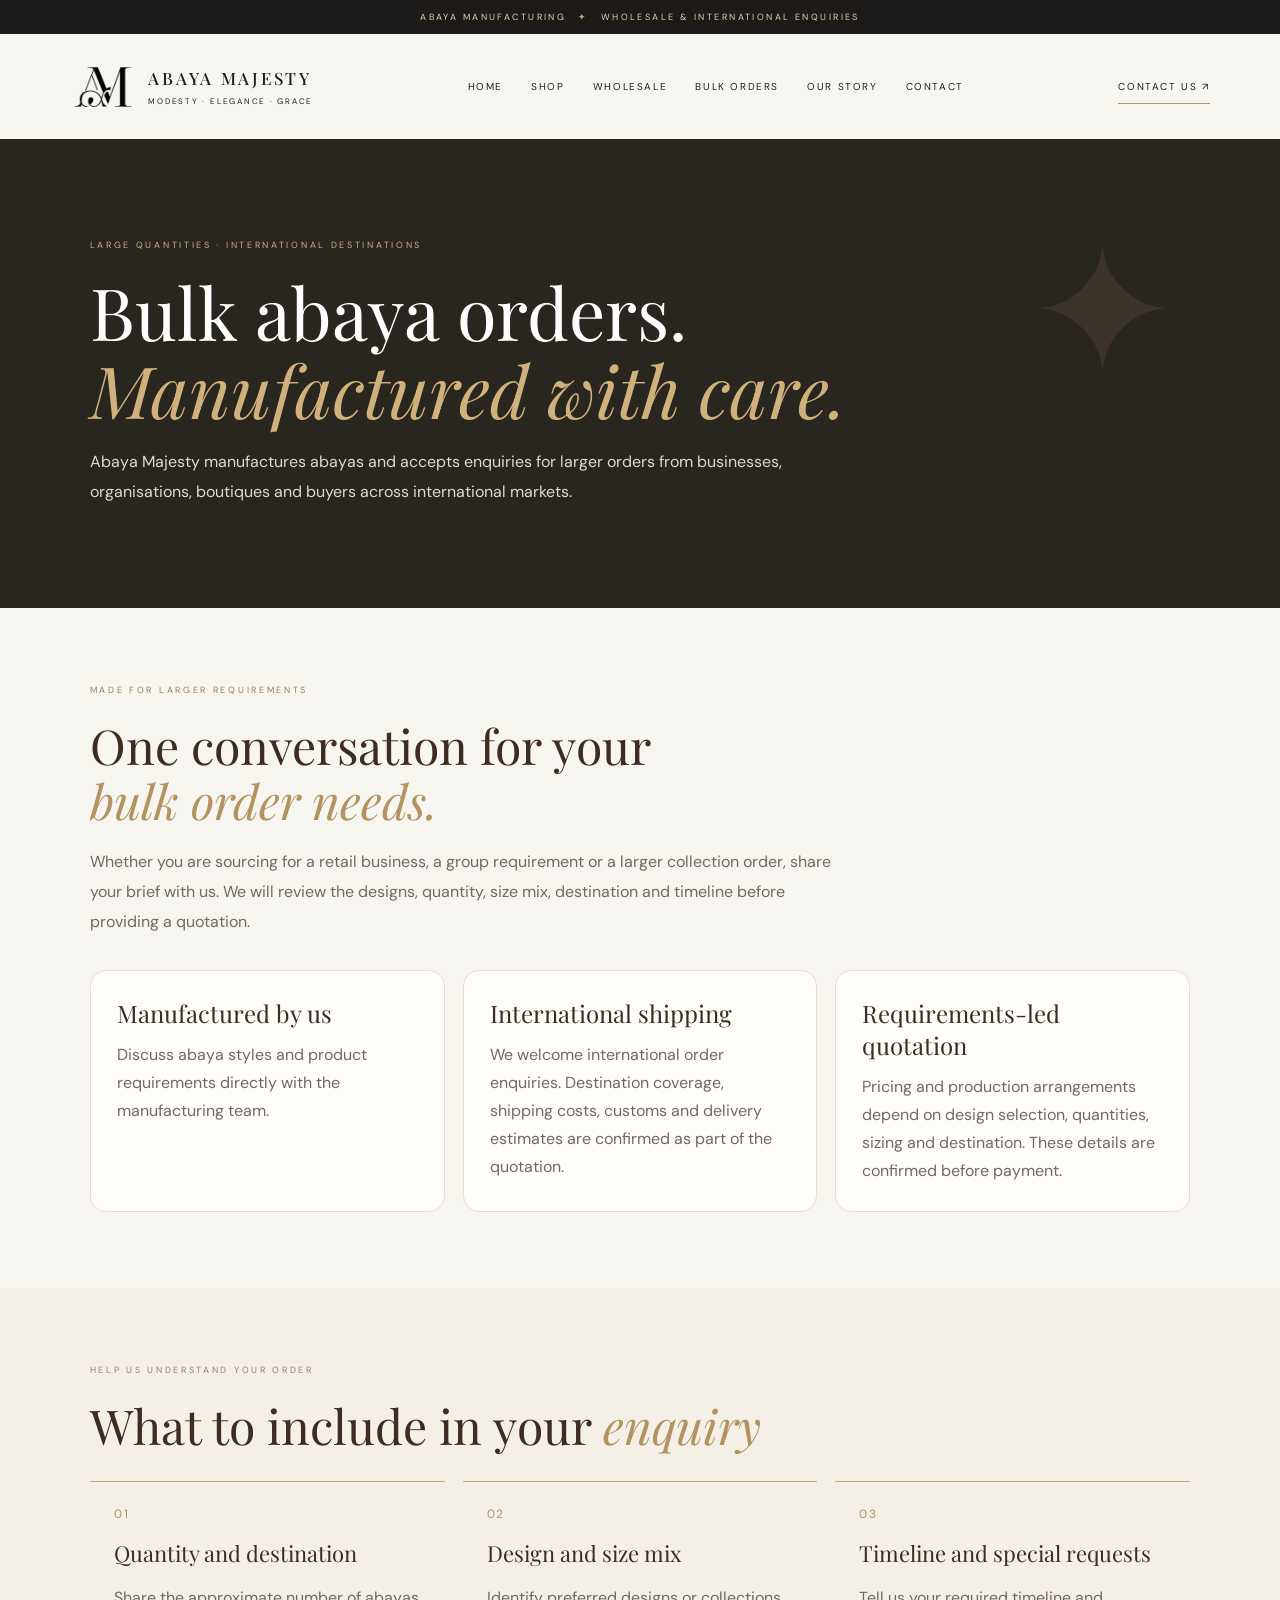
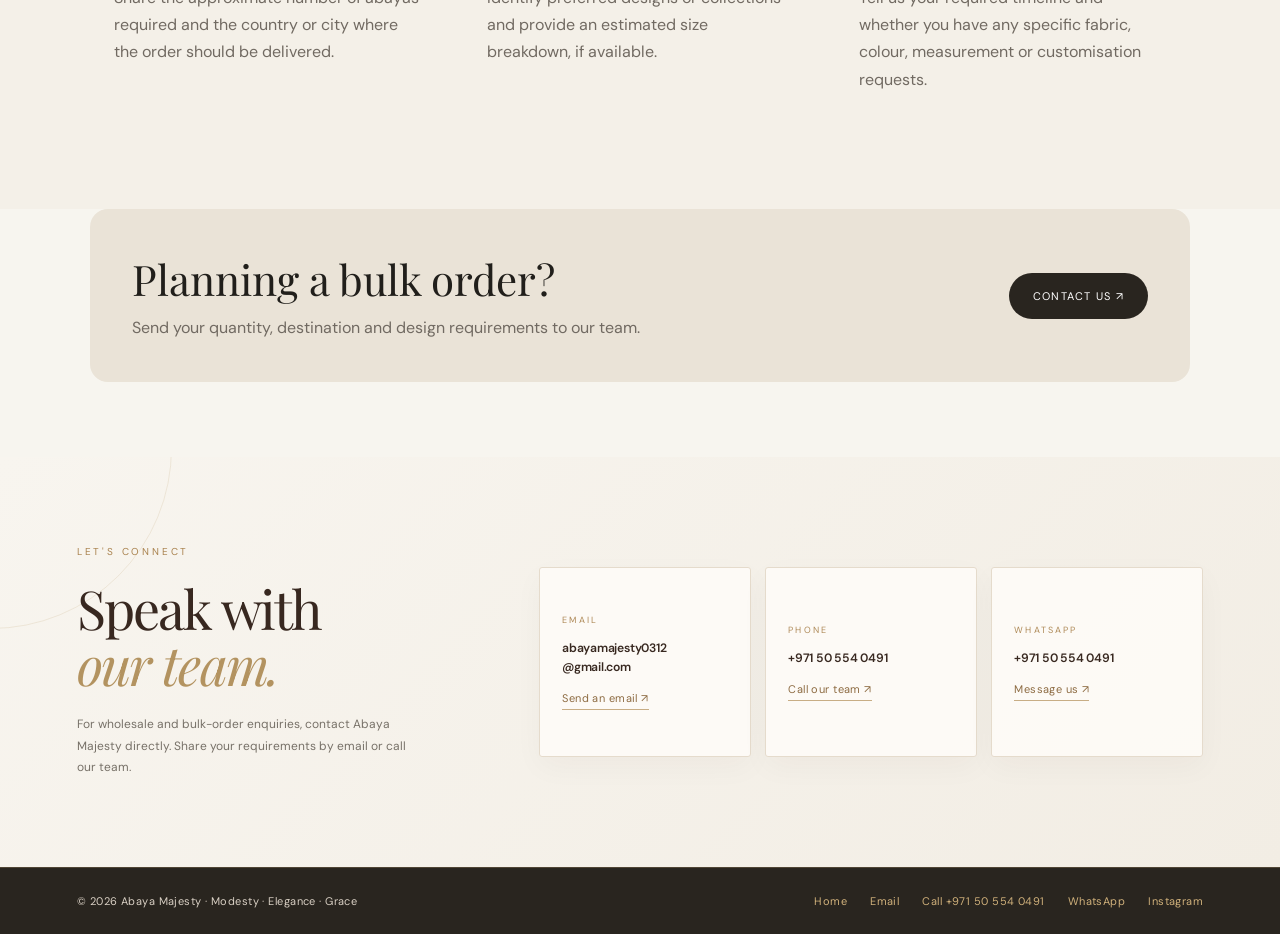
<file: bulk-orders.html>
<!DOCTYPE html><html lang="en"><head><meta charset="utf-8"><meta name="viewport" content="width=device-width, initial-scale=1"><meta name="theme-color" content="#f7f5ef"><meta name="description" content="International bulk abaya orders manufactured by Abaya Majesty."><title>Bulk Orders | Abaya Majesty</title><link rel="preconnect" href="https://fonts.googleapis.com"><link rel="preconnect" href="https://fonts.gstatic.com" crossorigin><link href="https://fonts.googleapis.com/css2?family=DM+Sans:wght@400;500;600&family=Playfair+Display:ital,wght@0,400;0,500;0,600;1,400&display=swap" rel="stylesheet"><link rel="stylesheet" href="assets/css/style.css"><style>
.page-hero{padding:100px 7% 85px;background:#29251f;color:#fff;position:relative;overflow:hidden}.page-hero:after{content:'✦';position:absolute;right:8%;top:12%;font-size:180px;color:rgba(198,168,121,.12)}.page-hero .eyebrow{color:#d0b17b}.page-hero h1{font:400 clamp(42px,6vw,72px)/1.08 'Playfair Display',serif;max-width:850px;margin:18px 0}.page-hero h1 em{color:#d0b17b}.page-hero p:last-child{max-width:700px;color:#e1d9ce;line-height:1.9;font-size:16px}.page-section{padding:76px 7%;color:#3e2b22}.page-section.alt{background:#f4f0e8}.page-section h2{font:400 clamp(32px,4vw,48px)/1.15 'Playfair Display',serif;margin:0 0 18px}.page-section h2 em{color:#b39360}.page-lead{max-width:760px;color:#716a62;line-height:1.9}.info-grid{display:grid;grid-template-columns:repeat(3,minmax(0,1fr));gap:18px;margin-top:32px}.info-card{background:#fffdfa;border:1px solid #e5ddd1;border-radius:16px;padding:26px}.info-card h3{font:400 24px 'Playfair Display',serif;margin:0 0 12px}.info-card p{color:#716a62;line-height:1.75;margin:0}.steps{counter-reset:step;display:grid;grid-template-columns:repeat(3,minmax(0,1fr));gap:18px;margin-top:28px}.step{padding:24px;border-top:1px solid #c6a879}.step:before{counter-increment:step;content:'0' counter(step);display:block;color:#b39360;font-size:12px;letter-spacing:.16em;margin-bottom:16px}.step h3{font:400 22px 'Playfair Display',serif;margin:0 0 9px}.step p{color:#716a62;line-height:1.7}.cta-panel{margin:0 7% 75px;padding:42px;background:#eae3d7;border-radius:18px;display:flex;justify-content:space-between;align-items:center;gap:25px}.cta-panel h2{font:400 clamp(28px,4vw,42px) 'Playfair Display',serif;margin:0 0 8px}.cta-panel p{margin:0;color:#716a62;line-height:1.6}.cta-link{display:inline-flex;align-items:center;justify-content:center;padding:16px 24px;background:#29251f;color:#fff;text-decoration:none;border-radius:30px;white-space:nowrap;font-size:11px;letter-spacing:.12em;text-transform:uppercase}.simple-footer{padding:28px 7%;background:#29251f;color:#eee5d9;display:flex;justify-content:space-between;gap:20px;flex-wrap:wrap;font-size:12px}.simple-footer a{color:#d0b17b;text-decoration:none}
.contact-section{padding:70px 7%;background:#fbf9f4;color:#3e2b22}
.contact-heading{max-width:720px;margin:0 auto 30px;text-align:center}
.contact-heading h2{font:400 clamp(32px,4vw,48px)/1.15 'Playfair Display',serif;margin:0 0 14px}
.contact-heading h2 em{color:#b39360}
.contact-heading>p:last-child{color:#716a62;line-height:1.8}
.contact-grid{display:grid;grid-template-columns:repeat(3,minmax(0,1fr));gap:16px;max-width:1100px;margin:0 auto}
.contact-card{display:flex;flex-direction:column;gap:12px;padding:25px;background:#fff;border:1px solid #e5ddd1;border-radius:14px;color:#3e2b22;text-decoration:none;transition:transform .2s,border-color .2s}
.contact-card:hover{transform:translateY(-3px);border-color:#c6a879}
.contact-label{font-size:10px;letter-spacing:.18em;color:#b39360}
.contact-card strong{font-size:15px;overflow-wrap:anywhere}
.contact-action{font-size:12px;color:#8a6b43;text-decoration:underline;text-underline-offset:4px}
.simple-footer .footer-contact{display:flex;gap:16px;flex-wrap:wrap}
@media(max-width:760px){.contact-section{padding:55px 6%}.contact-grid{grid-template-columns:1fr}.contact-card{padding:21px}}
@media(max-width:760px){.info-grid,.steps{grid-template-columns:1fr}.cta-panel{margin:0 5% 50px;flex-direction:column;align-items:flex-start;padding:28px}.page-hero{padding:75px 6%}.page-section{padding:55px 6%}}

/* Premium contact section refinement */
.contact-section{
  padding:88px clamp(28px,6vw,100px);
  background:linear-gradient(135deg,#f8f5ef 0%,#f2ede4 100%);
  color:#382820;
  display:grid;
  grid-template-columns:minmax(280px,.9fr) minmax(0,1.5fr);
  align-items:center;
  gap:clamp(36px,5vw,86px);
  position:relative;
  overflow:hidden;
}
.contact-section:before{
  content:"";
  position:absolute;
  width:360px;height:360px;border:1px solid rgba(179,147,96,.16);
  border-radius:50%;left:-190px;top:-190px;pointer-events:none;
}
.contact-heading{max-width:520px;margin:0;position:relative;z-index:1}
.contact-heading .eyebrow{letter-spacing:.28em;color:#a9824e;font-size:10px;margin-bottom:22px}
.contact-heading h2{font:400 clamp(38px,4.1vw,60px)/1.08 'Playfair Display',serif;letter-spacing:-.035em;margin:0 0 22px;color:#382820}
.contact-heading h2 em{color:#b39360}
.contact-heading>p:last-child{max-width:440px;margin:0;color:#776d63;line-height:1.9;font-size:15px}
.contact-grid{display:grid;grid-template-columns:repeat(3,minmax(0,1fr));gap:14px;max-width:none;margin:0;position:relative;z-index:1}
.contact-card{
  min-height:190px;box-sizing:border-box;display:flex;flex-direction:column;align-items:flex-start;
  justify-content:center;gap:13px;padding:25px 22px;background:rgba(255,253,249,.82);
  border:1px solid #e5dbcc;border-radius:3px;color:#382820;text-decoration:none;
  box-shadow:0 10px 30px rgba(58,42,29,.035);transition:transform .25s ease,border-color .25s ease,box-shadow .25s ease;
}
.contact-card:hover{transform:translateY(-5px);border-color:#c4a574;box-shadow:0 16px 34px rgba(58,42,29,.08)}
.contact-label{font-size:9px;letter-spacing:.24em;color:#ae8957}
.contact-card strong{font-family:'DM Sans',sans-serif;font-size:clamp(12px,1vw,14px);font-weight:600;line-height:1.5;letter-spacing:-.02em;overflow-wrap:normal;word-break:normal;white-space:normal}
.contact-action{margin-top:2px;font-size:11px;letter-spacing:.04em;color:#8d6b42;text-decoration:none;border-bottom:1px solid #c8ad85;padding-bottom:4px}
.simple-footer{padding:26px clamp(24px,6vw,90px);align-items:center;background:#29251f;color:#eee5d9;border-top:1px solid rgba(208,177,123,.24)}
.simple-footer>span:first-child{font-size:11px;letter-spacing:.04em;color:#d9d0c4}
.simple-footer .footer-contact{display:flex;gap:clamp(12px,1.8vw,28px);align-items:center;flex-wrap:wrap}
.simple-footer .footer-contact a{font-size:11px;letter-spacing:.04em;color:#d0b17b;transition:color .2s}
.simple-footer .footer-contact a:hover{color:#fff}
@media(max-width:1050px){
 .contact-section{grid-template-columns:1fr;gap:30px;padding:70px 6%}
 .contact-heading{max-width:700px}
 .contact-grid{grid-template-columns:repeat(3,minmax(0,1fr))}
}
@media(max-width:650px){
 .contact-section{padding:58px 6%}
 .contact-grid{grid-template-columns:1fr;gap:10px}
 .contact-card{min-height:0;padding:22px 20px;gap:9px}
 .contact-heading h2{font-size:42px}
 .simple-footer{align-items:flex-start;flex-direction:column}
 .simple-footer .footer-contact{gap:12px 18px}
}


/* Final layout and contact-card refinements */
.contact-heading{text-align:left!important}
.contact-heading h2{max-width:100%;font-size:clamp(46px,4.2vw,64px);line-height:1.04}
.contact-heading>p:last-child{max-width:430px}
.contact-grid{min-width:0}
.contact-card{min-width:0}
.contact-card strong{max-width:100%;overflow-wrap:anywhere;word-break:normal;font-size:clamp(12px,.95vw,14px)}
@media(max-width:1050px){
  .contact-heading h2{font-size:clamp(42px,6vw,58px)}
}
@media(max-width:650px){
  .contact-heading{text-align:left!important}
  .contact-heading h2{font-size:42px;line-height:1.08}
  .contact-card strong{font-size:14px}
}

</style></head><body><div class="announcement">ABAYA MANUFACTURING <span>✦</span> WHOLESALE & INTERNATIONAL ENQUIRIES</div><header class="main-header"><a class="brand" href="index.html#home"><img src="assets/abaya-majesty-logo.png" alt="Abaya Majesty monogram"><span><strong>ABAYA MAJESTY</strong><small>MODESTY · ELEGANCE · GRACE</small></span></a><button class="menu-toggle" type="button" aria-label="Open menu" aria-expanded="false">☰</button><nav class="nav-links"><a href="index.html#home">Home</a><a href="index.html#new-arrivals">Shop</a><a href="wholesale.html">Wholesale</a><a href="bulk-orders.html">Bulk orders</a><a href="index.html#about">Our story</a><a href="index.html#contact">Contact</a></nav><a class="header-cta" href="#contact">Contact us ↗</a></header><main><section class="page-hero"><p class="eyebrow">LARGE QUANTITIES · INTERNATIONAL DESTINATIONS</p><h1>Bulk abaya orders.<br><em>Manufactured with care.</em></h1><p>Abaya Majesty manufactures abayas and accepts enquiries for larger orders from businesses, organisations, boutiques and buyers across international markets.</p></section><section class="page-section"><p class="eyebrow">MADE FOR LARGER REQUIREMENTS</p><h2>One conversation for your<br><em>bulk order needs.</em></h2><p class="page-lead">Whether you are sourcing for a retail business, a group requirement or a larger collection order, share your brief with us. We will review the designs, quantity, size mix, destination and timeline before providing a quotation.</p><div class="info-grid"><article class="info-card"><h3>Manufactured by us</h3><p>Discuss abaya styles and product requirements directly with the manufacturing team.</p></article><article class="info-card"><h3>International shipping</h3><p>We welcome international order enquiries. Destination coverage, shipping costs, customs and delivery estimates are confirmed as part of the quotation.</p></article><article class="info-card"><h3>Requirements-led quotation</h3><p>Pricing and production arrangements depend on design selection, quantities, sizing and destination. These details are confirmed before payment.</p></article></div></section><section class="page-section alt"><p class="eyebrow">HELP US UNDERSTAND YOUR ORDER</p><h2>What to include in your <em>enquiry</em></h2><div class="steps"><article class="step"><h3>Quantity and destination</h3><p>Share the approximate number of abayas required and the country or city where the order should be delivered.</p></article><article class="step"><h3>Design and size mix</h3><p>Identify preferred designs or collections and provide an estimated size breakdown, if available.</p></article><article class="step"><h3>Timeline and special requests</h3><p>Tell us your required timeline and whether you have any specific fabric, colour, measurement or customisation requests.</p></article></div></section><div class="cta-panel"><div><h2>Planning a bulk order?</h2><p>Send your quantity, destination and design requirements to our team.</p></div><a class="cta-link" href="#contact">Contact us ↗</a></div>
<section class="contact-section" id="contact" aria-labelledby="contact-title">
  <div class="contact-heading">
    <p class="eyebrow">LET'S CONNECT</p>
    <h2 id="contact-title">Speak with<br><em>our team.</em></h2>
    <p>For wholesale and bulk-order enquiries, contact Abaya Majesty directly. Share your requirements by email or call our team.</p>
  </div>
  <div class="contact-grid">
    <a class="contact-card" href="mailto:abayamajesty0312@gmail.com">
      <span class="contact-label">EMAIL</span>
      <strong>abayamajesty0312<wbr>@gmail.com</strong>
      <span class="contact-action">Send an email ↗</span>
    </a>
    <a class="contact-card" href="tel:+971505540491">
      <span class="contact-label">PHONE</span>
      <strong>+971 50 554 0491</strong>
      <span class="contact-action">Call our team ↗</span>
    </a>
    <a class="contact-card" href="https://wa.me/971505540491" target="_blank" rel="noopener">
      <span class="contact-label">WHATSAPP</span>
      <strong>+971 50 554 0491</strong>
      <span class="contact-action">Message us ↗</span>
    </a>
  </div>
</section>
</main><footer class="simple-footer">
<span>© <span data-year></span> Abaya Majesty · Modesty · Elegance · Grace</span>
<span class="footer-contact">
<a href="index.html">Home</a>
<a href="mailto:abayamajesty0312@gmail.com">Email</a>
<a href="tel:+971505540491">Call +971 50 554 0491</a>
<a href="https://wa.me/971505540491" target="_blank" rel="noopener">WhatsApp</a>
<a href="https://www.instagram.com/abaya_majesty0312/" target="_blank" rel="noopener">Instagram</a>
</span>
</footer><script>document.querySelectorAll('[data-year]').forEach(el=>el.textContent=new Date().getFullYear());const t=document.querySelector('.menu-toggle'),n=document.querySelector('.nav-links');t.addEventListener('click',()=>{const o=n.classList.toggle('open');t.setAttribute('aria-expanded',String(o));});n.querySelectorAll('a').forEach(a=>a.addEventListener('click',()=>{n.classList.remove('open');t.setAttribute('aria-expanded','false');}));</script></body></html>
</file>
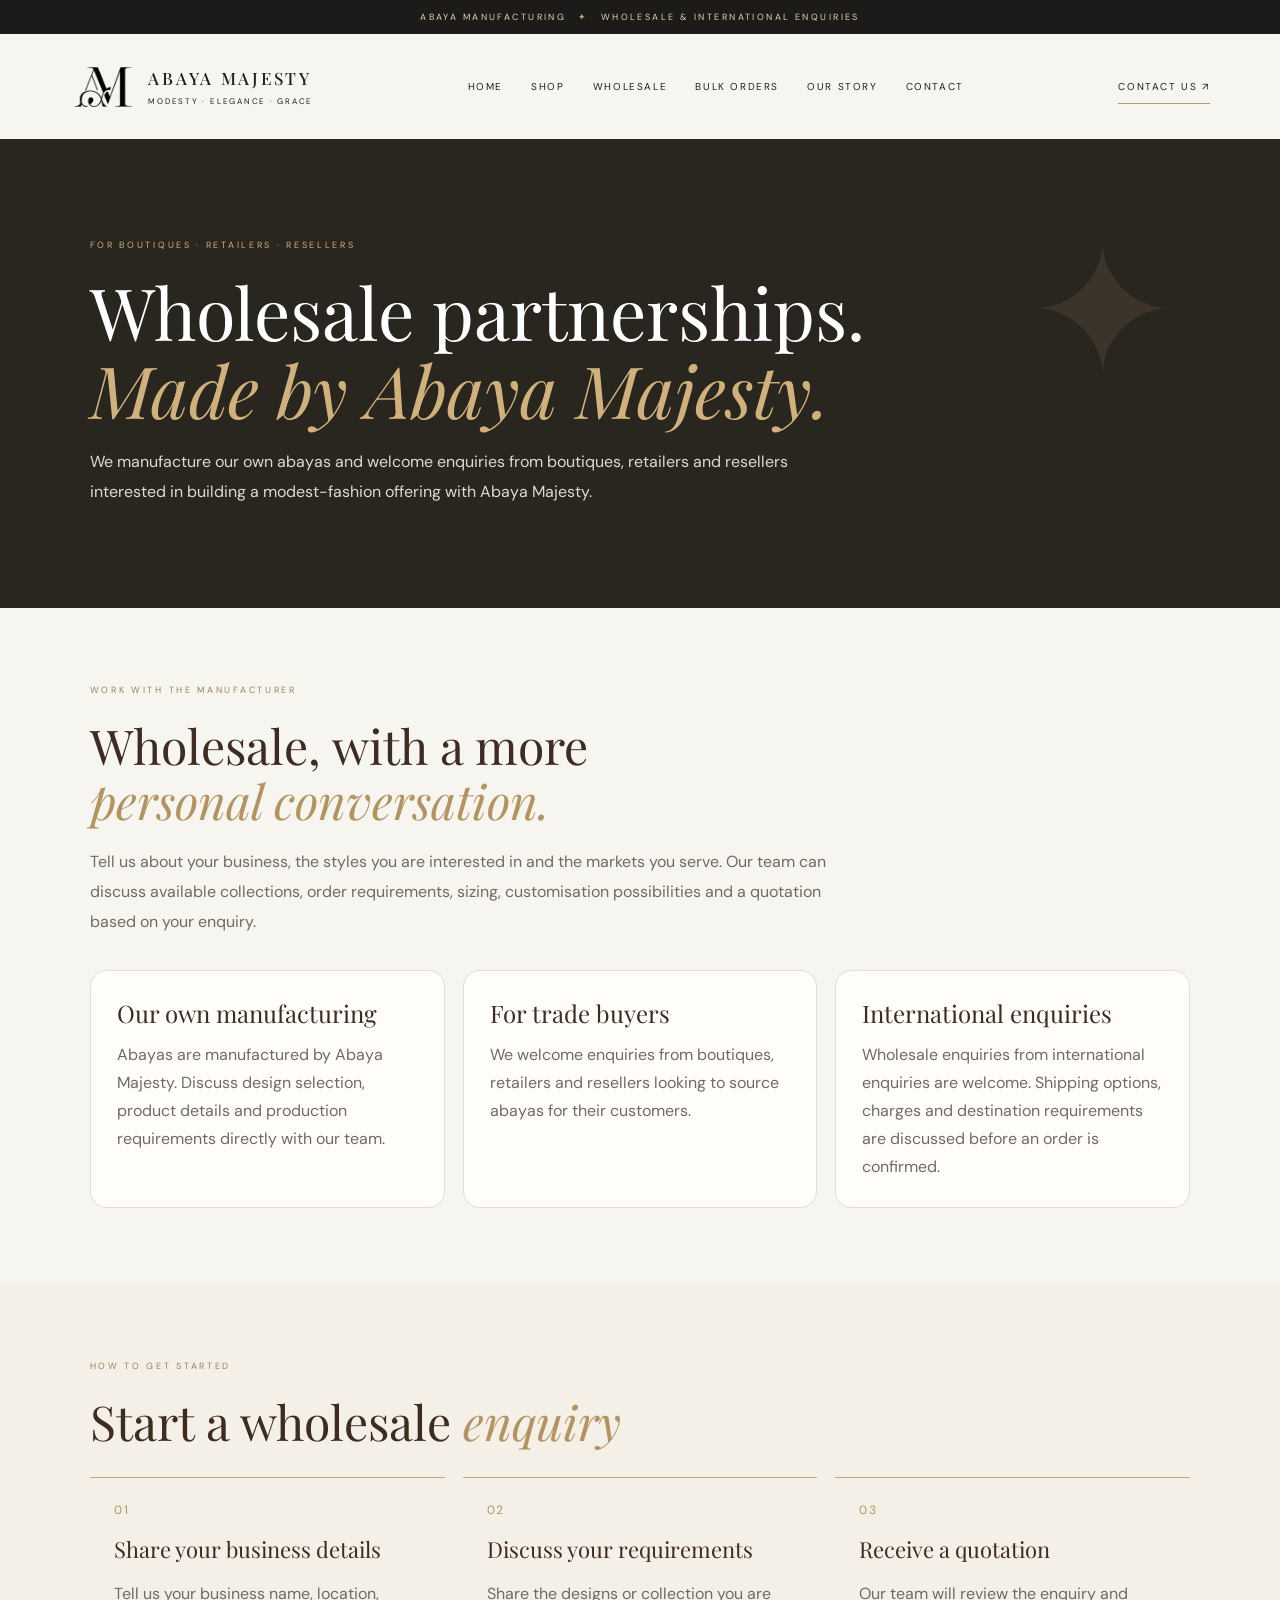
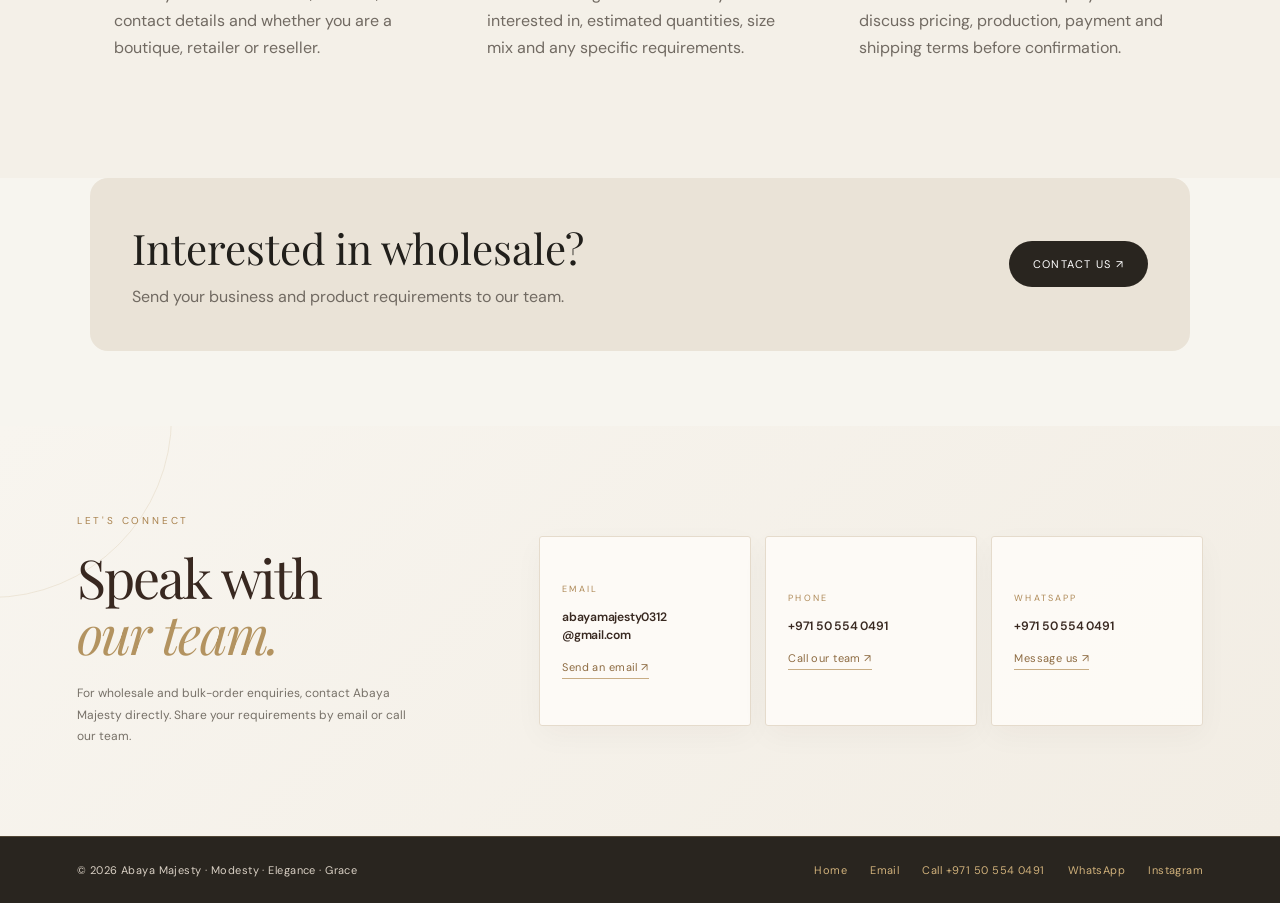
<file: wholesale.html>
<!DOCTYPE html><html lang="en"><head><meta charset="utf-8"><meta name="viewport" content="width=device-width, initial-scale=1"><meta name="theme-color" content="#f7f5ef"><meta name="description" content="Wholesale abaya manufacturing for boutiques, retailers and resellers."><title>Wholesale | Abaya Majesty</title><link rel="preconnect" href="https://fonts.googleapis.com"><link rel="preconnect" href="https://fonts.gstatic.com" crossorigin><link href="https://fonts.googleapis.com/css2?family=DM+Sans:wght@400;500;600&family=Playfair+Display:ital,wght@0,400;0,500;0,600;1,400&display=swap" rel="stylesheet"><link rel="stylesheet" href="assets/css/style.css"><style>
.page-hero{padding:100px 7% 85px;background:#29251f;color:#fff;position:relative;overflow:hidden}.page-hero:after{content:'✦';position:absolute;right:8%;top:12%;font-size:180px;color:rgba(198,168,121,.12)}.page-hero .eyebrow{color:#d0b17b}.page-hero h1{font:400 clamp(42px,6vw,72px)/1.08 'Playfair Display',serif;max-width:850px;margin:18px 0}.page-hero h1 em{color:#d0b17b}.page-hero p:last-child{max-width:700px;color:#e1d9ce;line-height:1.9;font-size:16px}.page-section{padding:76px 7%;color:#3e2b22}.page-section.alt{background:#f4f0e8}.page-section h2{font:400 clamp(32px,4vw,48px)/1.15 'Playfair Display',serif;margin:0 0 18px}.page-section h2 em{color:#b39360}.page-lead{max-width:760px;color:#716a62;line-height:1.9}.info-grid{display:grid;grid-template-columns:repeat(3,minmax(0,1fr));gap:18px;margin-top:32px}.info-card{background:#fffdfa;border:1px solid #e5ddd1;border-radius:16px;padding:26px}.info-card h3{font:400 24px 'Playfair Display',serif;margin:0 0 12px}.info-card p{color:#716a62;line-height:1.75;margin:0}.steps{counter-reset:step;display:grid;grid-template-columns:repeat(3,minmax(0,1fr));gap:18px;margin-top:28px}.step{padding:24px;border-top:1px solid #c6a879}.step:before{counter-increment:step;content:'0' counter(step);display:block;color:#b39360;font-size:12px;letter-spacing:.16em;margin-bottom:16px}.step h3{font:400 22px 'Playfair Display',serif;margin:0 0 9px}.step p{color:#716a62;line-height:1.7}.cta-panel{margin:0 7% 75px;padding:42px;background:#eae3d7;border-radius:18px;display:flex;justify-content:space-between;align-items:center;gap:25px}.cta-panel h2{font:400 clamp(28px,4vw,42px) 'Playfair Display',serif;margin:0 0 8px}.cta-panel p{margin:0;color:#716a62;line-height:1.6}.cta-link{display:inline-flex;align-items:center;justify-content:center;padding:16px 24px;background:#29251f;color:#fff;text-decoration:none;border-radius:30px;white-space:nowrap;font-size:11px;letter-spacing:.12em;text-transform:uppercase}.simple-footer{padding:28px 7%;background:#29251f;color:#eee5d9;display:flex;justify-content:space-between;gap:20px;flex-wrap:wrap;font-size:12px}.simple-footer a{color:#d0b17b;text-decoration:none}
.contact-section{padding:70px 7%;background:#fbf9f4;color:#3e2b22}
.contact-heading{max-width:720px;margin:0 auto 30px;text-align:center}
.contact-heading h2{font:400 clamp(32px,4vw,48px)/1.15 'Playfair Display',serif;margin:0 0 14px}
.contact-heading h2 em{color:#b39360}
.contact-heading>p:last-child{color:#716a62;line-height:1.8}
.contact-grid{display:grid;grid-template-columns:repeat(3,minmax(0,1fr));gap:16px;max-width:1100px;margin:0 auto}
.contact-card{display:flex;flex-direction:column;gap:12px;padding:25px;background:#fff;border:1px solid #e5ddd1;border-radius:14px;color:#3e2b22;text-decoration:none;transition:transform .2s,border-color .2s}
.contact-card:hover{transform:translateY(-3px);border-color:#c6a879}
.contact-label{font-size:10px;letter-spacing:.18em;color:#b39360}
.contact-card strong{font-size:15px;overflow-wrap:anywhere}
.contact-action{font-size:12px;color:#8a6b43;text-decoration:underline;text-underline-offset:4px}
.simple-footer .footer-contact{display:flex;gap:16px;flex-wrap:wrap}
@media(max-width:760px){.contact-section{padding:55px 6%}.contact-grid{grid-template-columns:1fr}.contact-card{padding:21px}}
@media(max-width:760px){.info-grid,.steps{grid-template-columns:1fr}.cta-panel{margin:0 5% 50px;flex-direction:column;align-items:flex-start;padding:28px}.page-hero{padding:75px 6%}.page-section{padding:55px 6%}}

/* Premium contact section refinement */
.contact-section{
  padding:88px clamp(28px,6vw,100px);
  background:linear-gradient(135deg,#f8f5ef 0%,#f2ede4 100%);
  color:#382820;
  display:grid;
  grid-template-columns:minmax(280px,.9fr) minmax(0,1.5fr);
  align-items:center;
  gap:clamp(36px,5vw,86px);
  position:relative;
  overflow:hidden;
}
.contact-section:before{
  content:"";
  position:absolute;
  width:360px;height:360px;border:1px solid rgba(179,147,96,.16);
  border-radius:50%;left:-190px;top:-190px;pointer-events:none;
}
.contact-heading{max-width:520px;margin:0;position:relative;z-index:1}
.contact-heading .eyebrow{letter-spacing:.28em;color:#a9824e;font-size:10px;margin-bottom:22px}
.contact-heading h2{font:400 clamp(38px,4.1vw,60px)/1.08 'Playfair Display',serif;letter-spacing:-.035em;margin:0 0 22px;color:#382820}
.contact-heading h2 em{color:#b39360}
.contact-heading>p:last-child{max-width:440px;margin:0;color:#776d63;line-height:1.9;font-size:15px}
.contact-grid{display:grid;grid-template-columns:repeat(3,minmax(0,1fr));gap:14px;max-width:none;margin:0;position:relative;z-index:1}
.contact-card{
  min-height:190px;box-sizing:border-box;display:flex;flex-direction:column;align-items:flex-start;
  justify-content:center;gap:13px;padding:25px 22px;background:rgba(255,253,249,.82);
  border:1px solid #e5dbcc;border-radius:3px;color:#382820;text-decoration:none;
  box-shadow:0 10px 30px rgba(58,42,29,.035);transition:transform .25s ease,border-color .25s ease,box-shadow .25s ease;
}
.contact-card:hover{transform:translateY(-5px);border-color:#c4a574;box-shadow:0 16px 34px rgba(58,42,29,.08)}
.contact-label{font-size:9px;letter-spacing:.24em;color:#ae8957}
.contact-card strong{font-family:'DM Sans',sans-serif;font-size:clamp(12px,1vw,14px);font-weight:600;line-height:1.5;letter-spacing:-.02em;overflow-wrap:normal;word-break:normal;white-space:normal}
.contact-action{margin-top:2px;font-size:11px;letter-spacing:.04em;color:#8d6b42;text-decoration:none;border-bottom:1px solid #c8ad85;padding-bottom:4px}
.simple-footer{padding:26px clamp(24px,6vw,90px);align-items:center;background:#29251f;color:#eee5d9;border-top:1px solid rgba(208,177,123,.24)}
.simple-footer>span:first-child{font-size:11px;letter-spacing:.04em;color:#d9d0c4}
.simple-footer .footer-contact{display:flex;gap:clamp(12px,1.8vw,28px);align-items:center;flex-wrap:wrap}
.simple-footer .footer-contact a{font-size:11px;letter-spacing:.04em;color:#d0b17b;transition:color .2s}
.simple-footer .footer-contact a:hover{color:#fff}
@media(max-width:1050px){
 .contact-section{grid-template-columns:1fr;gap:30px;padding:70px 6%}
 .contact-heading{max-width:700px}
 .contact-grid{grid-template-columns:repeat(3,minmax(0,1fr))}
}
@media(max-width:650px){
 .contact-section{padding:58px 6%}
 .contact-grid{grid-template-columns:1fr;gap:10px}
 .contact-card{min-height:0;padding:22px 20px;gap:9px}
 .contact-heading h2{font-size:42px}
 .simple-footer{align-items:flex-start;flex-direction:column}
 .simple-footer .footer-contact{gap:12px 18px}
}


/* Final layout and contact-card refinements */
.contact-heading{text-align:left!important}
.contact-heading h2{max-width:100%;font-size:clamp(46px,4.2vw,64px);line-height:1.04}
.contact-heading>p:last-child{max-width:430px}
.contact-grid{min-width:0}
.contact-card{min-width:0}
.contact-card strong{max-width:100%;overflow-wrap:anywhere;word-break:normal;font-size:clamp(12px,.95vw,14px)}
@media(max-width:1050px){
  .contact-heading h2{font-size:clamp(42px,6vw,58px)}
}
@media(max-width:650px){
  .contact-heading{text-align:left!important}
  .contact-heading h2{font-size:42px;line-height:1.08}
  .contact-card strong{font-size:14px}
}

</style></head><body><div class="announcement">ABAYA MANUFACTURING <span>✦</span> WHOLESALE & INTERNATIONAL ENQUIRIES</div><header class="main-header"><a class="brand" href="index.html#home"><img src="assets/abaya-majesty-logo.png" alt="Abaya Majesty monogram"><span><strong>ABAYA MAJESTY</strong><small>MODESTY · ELEGANCE · GRACE</small></span></a><button class="menu-toggle" type="button" aria-label="Open menu" aria-expanded="false">☰</button><nav class="nav-links"><a href="index.html#home">Home</a><a href="index.html#new-arrivals">Shop</a><a href="wholesale.html">Wholesale</a><a href="bulk-orders.html">Bulk orders</a><a href="index.html#about">Our story</a><a href="index.html#contact">Contact</a></nav><a class="header-cta" href="#contact">Contact us ↗</a></header><main><section class="page-hero"><p class="eyebrow">FOR BOUTIQUES · RETAILERS · RESELLERS</p><h1>Wholesale partnerships.<br><em>Made by Abaya Majesty.</em></h1><p>We manufacture our own abayas and welcome enquiries from boutiques, retailers and resellers interested in building a modest-fashion offering with Abaya Majesty.</p></section><section class="page-section"><p class="eyebrow">WORK WITH THE MANUFACTURER</p><h2>Wholesale, with a more<br><em>personal conversation.</em></h2><p class="page-lead">Tell us about your business, the styles you are interested in and the markets you serve. Our team can discuss available collections, order requirements, sizing, customisation possibilities and a quotation based on your enquiry.</p><div class="info-grid"><article class="info-card"><h3>Our own manufacturing</h3><p>Abayas are manufactured by Abaya Majesty. Discuss design selection, product details and production requirements directly with our team.</p></article><article class="info-card"><h3>For trade buyers</h3><p>We welcome enquiries from boutiques, retailers and resellers looking to source abayas for their customers.</p></article><article class="info-card"><h3>International enquiries</h3><p>Wholesale enquiries from international enquiries are welcome. Shipping options, charges and destination requirements are discussed before an order is confirmed.</p></article></div></section><section class="page-section alt"><p class="eyebrow">HOW TO GET STARTED</p><h2>Start a wholesale <em>enquiry</em></h2><div class="steps"><article class="step"><h3>Share your business details</h3><p>Tell us your business name, location, contact details and whether you are a boutique, retailer or reseller.</p></article><article class="step"><h3>Discuss your requirements</h3><p>Share the designs or collection you are interested in, estimated quantities, size mix and any specific requirements.</p></article><article class="step"><h3>Receive a quotation</h3><p>Our team will review the enquiry and discuss pricing, production, payment and shipping terms before confirmation.</p></article></div></section><div class="cta-panel"><div><h2>Interested in wholesale?</h2><p>Send your business and product requirements to our team.</p></div><a class="cta-link" href="#contact">Contact us ↗</a></div>
<section class="contact-section" id="contact" aria-labelledby="contact-title">
  <div class="contact-heading">
    <p class="eyebrow">LET'S CONNECT</p>
    <h2 id="contact-title">Speak with<br><em>our team.</em></h2>
    <p>For wholesale and bulk-order enquiries, contact Abaya Majesty directly. Share your requirements by email or call our team.</p>
  </div>
  <div class="contact-grid">
    <a class="contact-card" href="mailto:abayamajesty0312@gmail.com">
      <span class="contact-label">EMAIL</span>
      <strong>abayamajesty0312<wbr>@gmail.com</strong>
      <span class="contact-action">Send an email ↗</span>
    </a>
    <a class="contact-card" href="tel:+971505540491">
      <span class="contact-label">PHONE</span>
      <strong>+971 50 554 0491</strong>
      <span class="contact-action">Call our team ↗</span>
    </a>
    <a class="contact-card" href="https://wa.me/971505540491" target="_blank" rel="noopener">
      <span class="contact-label">WHATSAPP</span>
      <strong>+971 50 554 0491</strong>
      <span class="contact-action">Message us ↗</span>
    </a>
  </div>
</section>
</main><footer class="simple-footer">
<span>© <span data-year></span> Abaya Majesty · Modesty · Elegance · Grace</span>
<span class="footer-contact">
<a href="index.html">Home</a>
<a href="mailto:abayamajesty0312@gmail.com">Email</a>
<a href="tel:+971505540491">Call +971 50 554 0491</a>
<a href="https://wa.me/971505540491" target="_blank" rel="noopener">WhatsApp</a>
<a href="https://www.instagram.com/abaya_majesty0312/" target="_blank" rel="noopener">Instagram</a>
</span>
</footer><script>document.querySelectorAll('[data-year]').forEach(el=>el.textContent=new Date().getFullYear());const t=document.querySelector('.menu-toggle'),n=document.querySelector('.nav-links');t.addEventListener('click',()=>{const o=n.classList.toggle('open');t.setAttribute('aria-expanded',String(o));});n.querySelectorAll('a').forEach(a=>a.addEventListener('click',()=>{n.classList.remove('open');t.setAttribute('aria-expanded','false');}));</script></body></html>
</file>
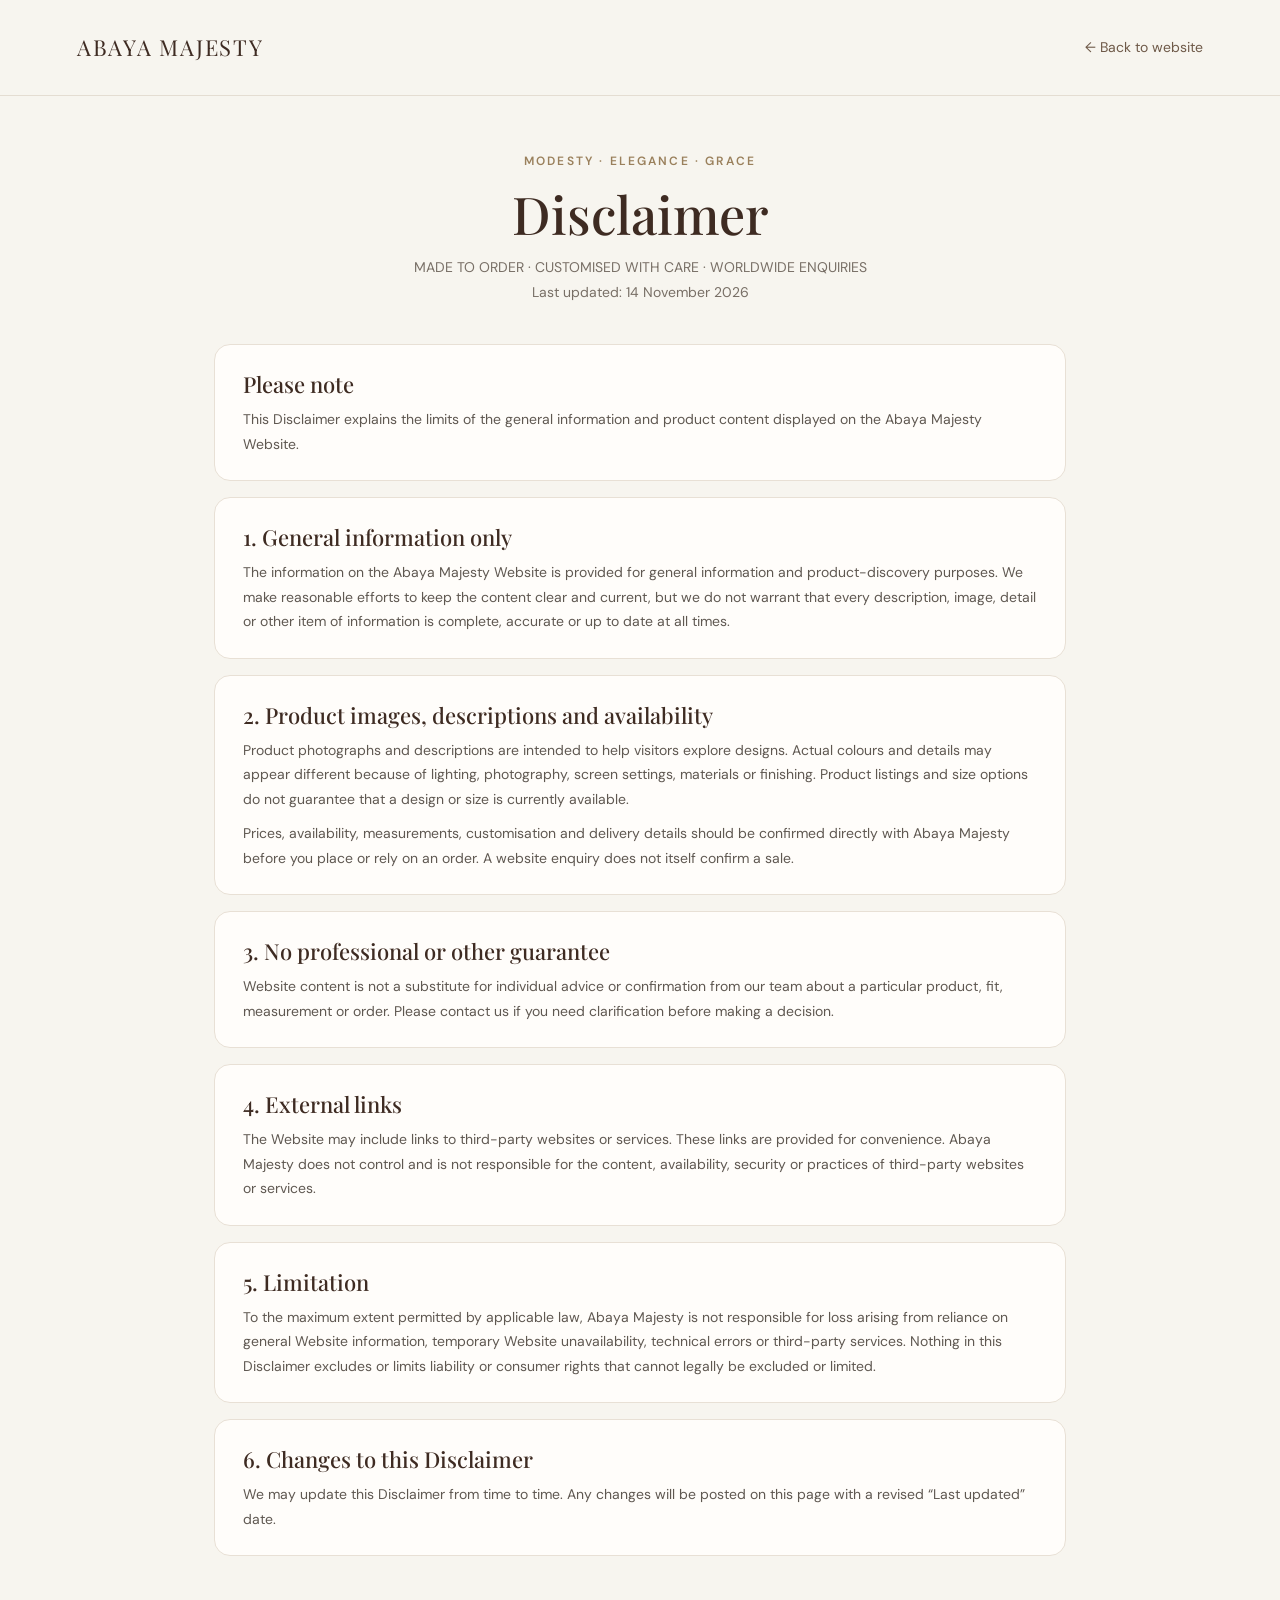
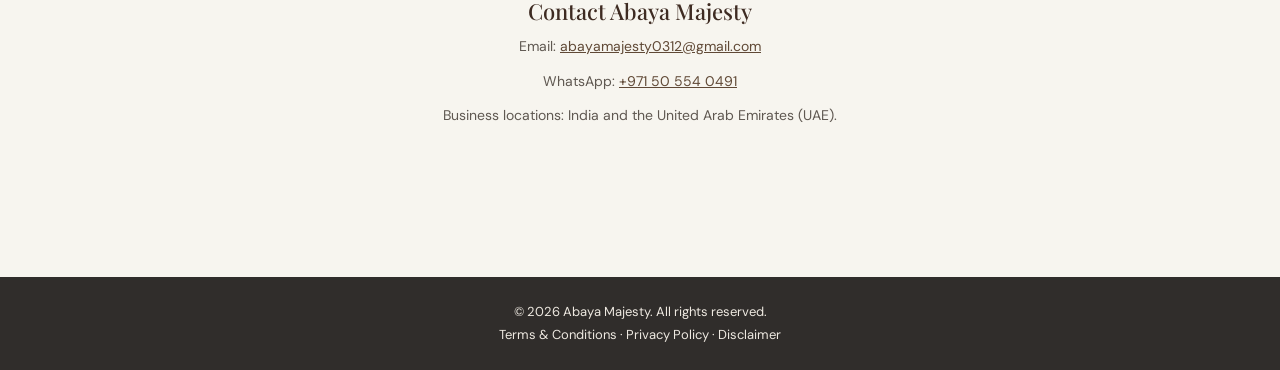
<file: policies/disclaimer.html>
<!doctype html>
<html lang="en">
<head>
<meta charset="utf-8">
<meta name="viewport" content="width=device-width, initial-scale=1">
<meta name="description" content="Disclaimer for information and product content displayed on the Abaya Majesty website.">
<meta name="theme-color" content="#f7f5ef">
<title>Disclaimer | Abaya Majesty</title>
<link rel="preconnect" href="https://fonts.googleapis.com">
<link rel="preconnect" href="https://fonts.gstatic.com" crossorigin>
<link href="https://fonts.googleapis.com/css2?family=DM+Sans:wght@400;500;600&family=Playfair+Display:wght@400;500;600&display=swap" rel="stylesheet">
<style>
:root{--cream:#f7f5ef;--paper:#fffdfa;--ink:#332b25;--muted:#786f66;--gold:#b59a72;--line:#e8e0d5;--espresso:#3e2b22}
*{box-sizing:border-box}
body{margin:0;background:var(--cream);color:var(--ink);font-family:"DM Sans",Arial,sans-serif;line-height:1.75}
header{padding:28px 6%;background:var(--cream);border-bottom:1px solid #e4ddd2;display:flex;justify-content:space-between;align-items:center;gap:16px}
.brand{font-family:"Playfair Display",Georgia,serif;font-size:22px;letter-spacing:.08em;color:var(--espresso);text-decoration:none}
header a.back{color:#6e5948;text-decoration:none;font-size:14px}
main{max-width:900px;margin:55px auto;padding:0 24px 70px}
.eyebrow{text-align:center;color:#9a805c;letter-spacing:.18em;font-size:12px;font-weight:600}
h1{font:500 clamp(34px,5vw,52px)/1.15 "Playfair Display",Georgia,serif;text-align:center;color:var(--espresso);margin:12px 0}
.sub{text-align:center;color:var(--muted);margin-bottom:40px;font-size:14px}
section{background:var(--paper);border:1px solid var(--line);border-radius:16px;padding:24px 28px;margin:16px 0}
section h2{font:500 22px "Playfair Display",Georgia,serif;color:var(--espresso);margin:0 0 8px}
section h3{font:600 15px "DM Sans",Arial,sans-serif;color:var(--espresso);margin:18px 0 6px}
section p,section li{margin:0 0 10px;color:#5f5851;font-size:14px}
section p:last-child{margin-bottom:0}
section ul{padding-left:22px;margin:8px 0}
section li{margin:7px 0}
.notice{border-left:4px solid var(--gold);background:#f1ece3;padding:18px 20px;margin:22px 0;border-radius:4px}
.notice p{margin:0}
.contact{text-align:center;margin-top:32px;color:#6b6259;background:transparent;border:0;padding:8px 12px}
.contact a{color:#604936}
footer{padding:24px;text-align:center;background:#302d2b;color:#eee9e1;font-size:13px}
footer a{color:#eee9e1;text-decoration:none}
footer a:hover{text-decoration:underline}
@media(max-width:600px){header{padding:20px 5%}main{margin:32px auto;padding:0 16px 48px}section{padding:20px}.brand{font-size:18px}header a.back{font-size:12px}}
</style>
</head>
<body>
<header><a class="brand" href="../index.html">ABAYA MAJESTY</a><a class="back" href="../index.html">← Back to website</a></header>
<main>
<div class="eyebrow">MODESTY · ELEGANCE · GRACE</div>
<h1>Disclaimer</h1>
<div class="sub">MADE TO ORDER · CUSTOMISED WITH CARE · WORLDWIDE ENQUIRIES<br>Last updated: 14 November 2026</div>
<section class="intro"><h2>Please note</h2><p>This Disclaimer explains the limits of the general information and product content displayed on the Abaya Majesty Website.</p></section>
<section><h2>1. General information only</h2><p>The information on the Abaya Majesty Website is provided for general information and product-discovery purposes. We make reasonable efforts to keep the content clear and current, but we do not warrant that every description, image, detail or other item of information is complete, accurate or up to date at all times.</p></section><section><h2>2. Product images, descriptions and availability</h2><p>Product photographs and descriptions are intended to help visitors explore designs. Actual colours and details may appear different because of lighting, photography, screen settings, materials or finishing. Product listings and size options do not guarantee that a design or size is currently available.</p><p>Prices, availability, measurements, customisation and delivery details should be confirmed directly with Abaya Majesty before you place or rely on an order. A website enquiry does not itself confirm a sale.</p></section><section><h2>3. No professional or other guarantee</h2><p>Website content is not a substitute for individual advice or confirmation from our team about a particular product, fit, measurement or order. Please contact us if you need clarification before making a decision.</p></section><section><h2>4. External links</h2><p>The Website may include links to third-party websites or services. These links are provided for convenience. Abaya Majesty does not control and is not responsible for the content, availability, security or practices of third-party websites or services.</p></section><section><h2>5. Limitation</h2><p>To the maximum extent permitted by applicable law, Abaya Majesty is not responsible for loss arising from reliance on general Website information, temporary Website unavailability, technical errors or third-party services. Nothing in this Disclaimer excludes or limits liability or consumer rights that cannot legally be excluded or limited.</p></section><section><h2>6. Changes to this Disclaimer</h2><p>We may update this Disclaimer from time to time. Any changes will be posted on this page with a revised “Last updated” date.</p></section>
<section class="contact">
<h2>Contact Abaya Majesty</h2>
<p>Email: <a href="mailto:abayamajesty0312@gmail.com">abayamajesty0312@gmail.com</a></p>
<p>WhatsApp: <a href="https://wa.me/971505540491">+971 50 554 0491</a></p>
<p>Business locations: India and the United Arab Emirates (UAE).</p>
</section>
</main>
<footer>© 2026 Abaya Majesty. All rights reserved.<br><a href="terms.html">Terms &amp; Conditions</a> · <a href="privacy.html">Privacy Policy</a> · <a href="disclaimer.html">Disclaimer</a></footer>
</body>
</html>
</file>
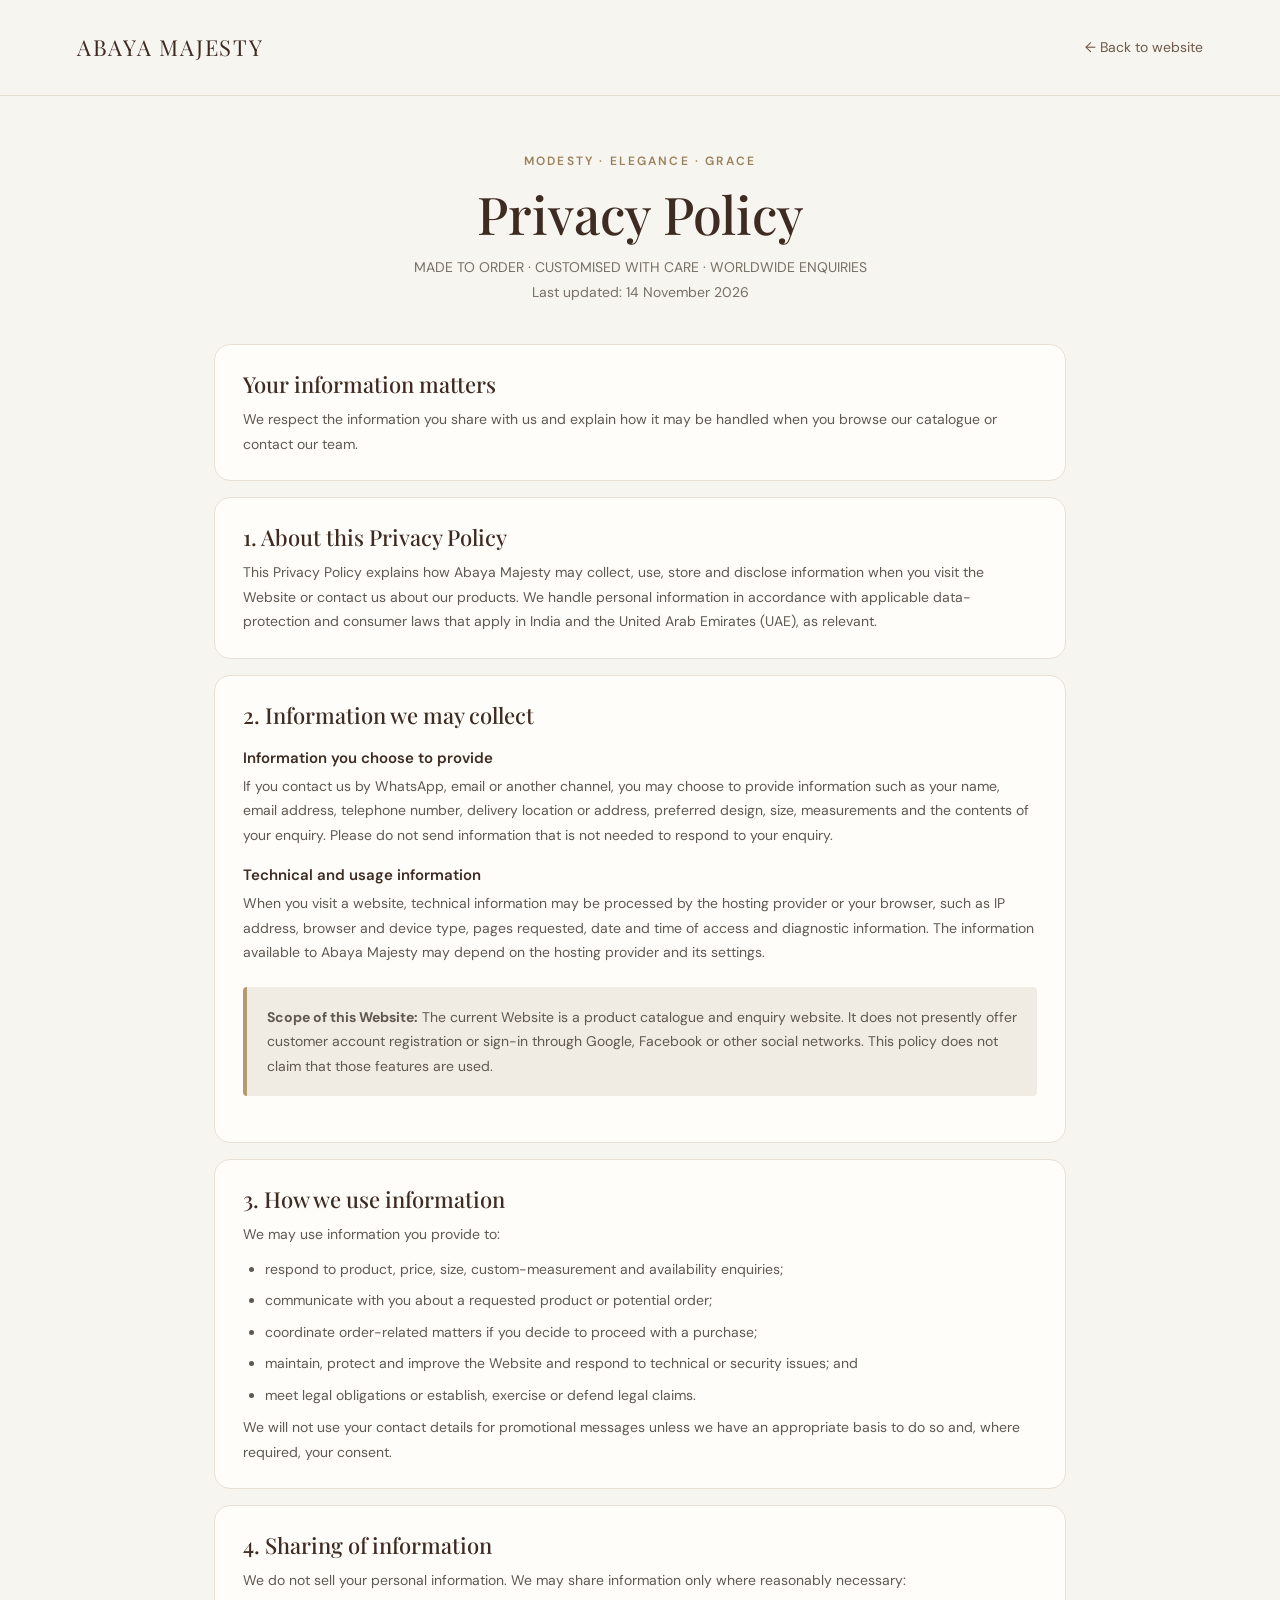
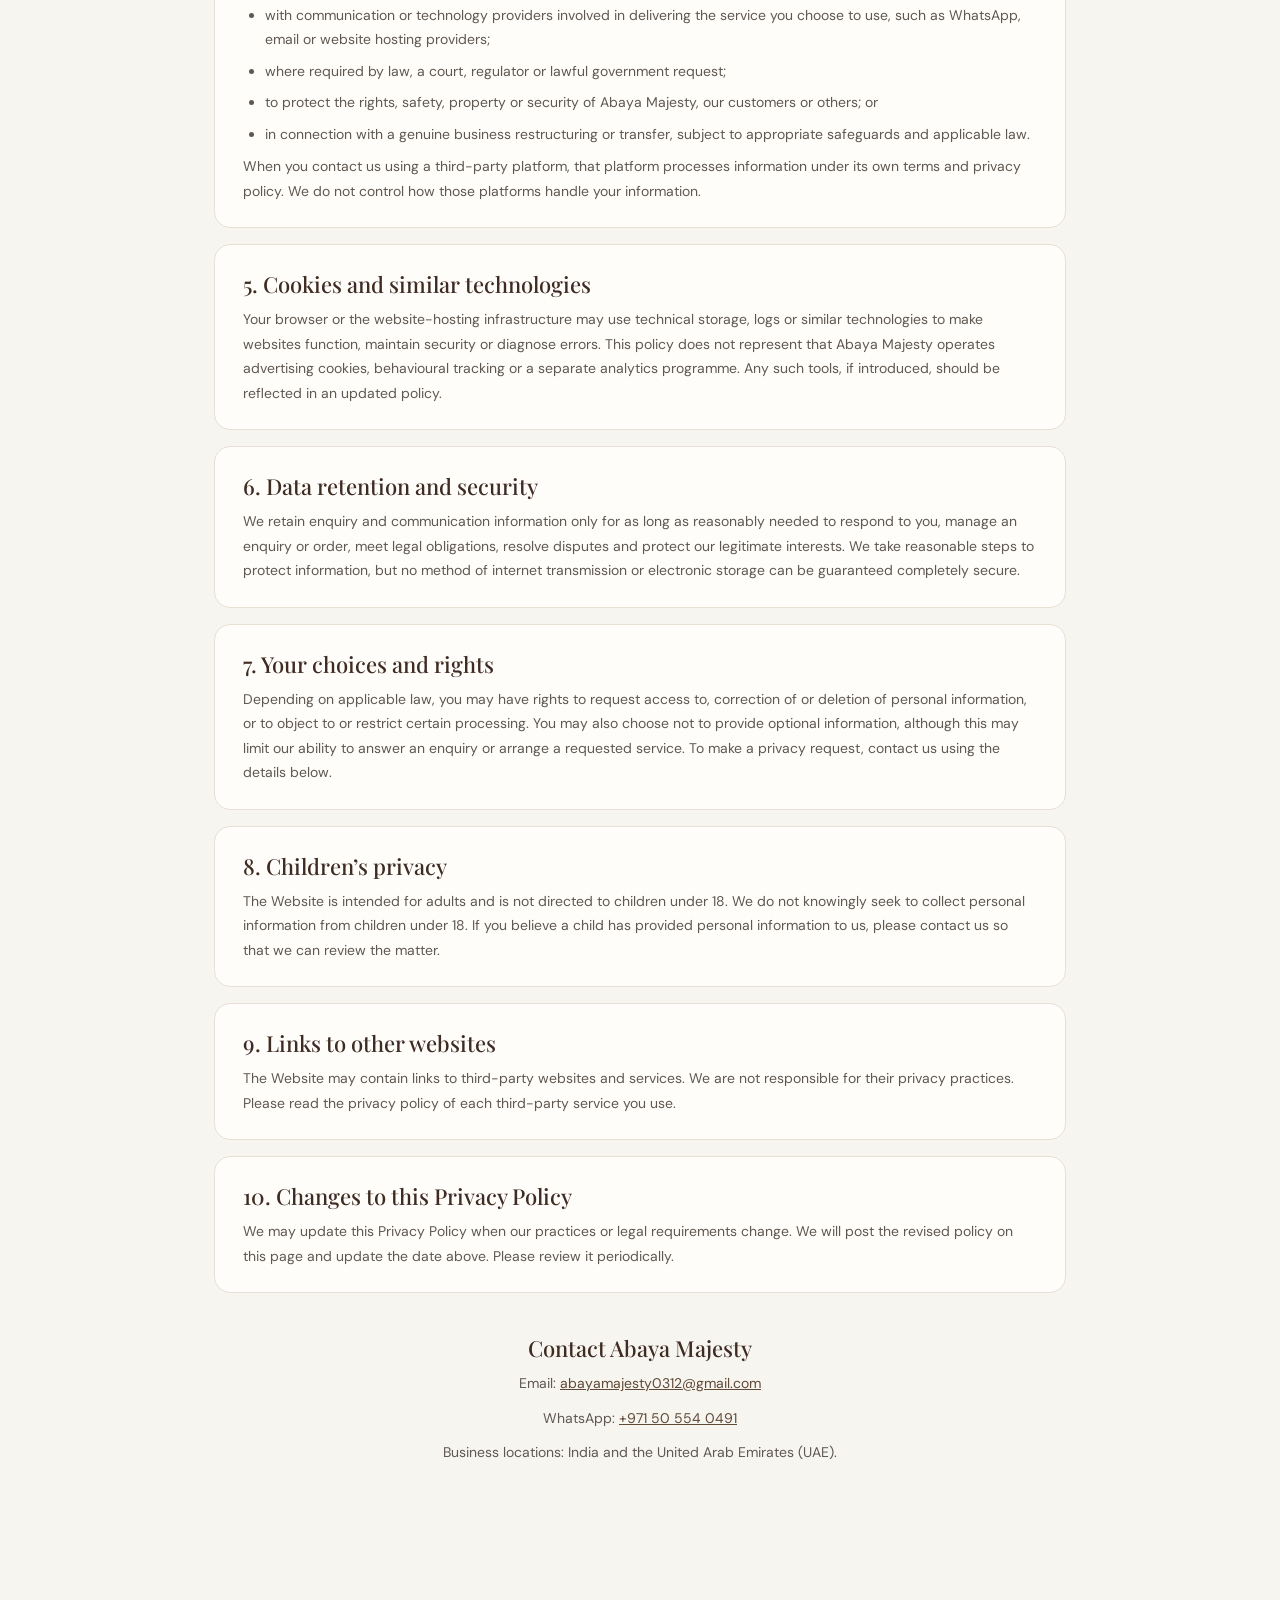
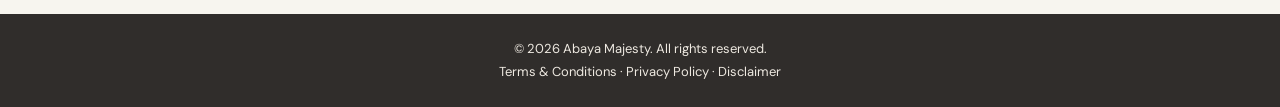
<file: policies/privacy.html>
<!doctype html>
<html lang="en">
<head>
<meta charset="utf-8">
<meta name="viewport" content="width=device-width, initial-scale=1">
<meta name="description" content="Privacy Policy explaining how Abaya Majesty handles enquiry and website information.">
<meta name="theme-color" content="#f7f5ef">
<title>Privacy Policy | Abaya Majesty</title>
<link rel="preconnect" href="https://fonts.googleapis.com">
<link rel="preconnect" href="https://fonts.gstatic.com" crossorigin>
<link href="https://fonts.googleapis.com/css2?family=DM+Sans:wght@400;500;600&family=Playfair+Display:wght@400;500;600&display=swap" rel="stylesheet">
<style>
:root{--cream:#f7f5ef;--paper:#fffdfa;--ink:#332b25;--muted:#786f66;--gold:#b59a72;--line:#e8e0d5;--espresso:#3e2b22}
*{box-sizing:border-box}
body{margin:0;background:var(--cream);color:var(--ink);font-family:"DM Sans",Arial,sans-serif;line-height:1.75}
header{padding:28px 6%;background:var(--cream);border-bottom:1px solid #e4ddd2;display:flex;justify-content:space-between;align-items:center;gap:16px}
.brand{font-family:"Playfair Display",Georgia,serif;font-size:22px;letter-spacing:.08em;color:var(--espresso);text-decoration:none}
header a.back{color:#6e5948;text-decoration:none;font-size:14px}
main{max-width:900px;margin:55px auto;padding:0 24px 70px}
.eyebrow{text-align:center;color:#9a805c;letter-spacing:.18em;font-size:12px;font-weight:600}
h1{font:500 clamp(34px,5vw,52px)/1.15 "Playfair Display",Georgia,serif;text-align:center;color:var(--espresso);margin:12px 0}
.sub{text-align:center;color:var(--muted);margin-bottom:40px;font-size:14px}
section{background:var(--paper);border:1px solid var(--line);border-radius:16px;padding:24px 28px;margin:16px 0}
section h2{font:500 22px "Playfair Display",Georgia,serif;color:var(--espresso);margin:0 0 8px}
section h3{font:600 15px "DM Sans",Arial,sans-serif;color:var(--espresso);margin:18px 0 6px}
section p,section li{margin:0 0 10px;color:#5f5851;font-size:14px}
section p:last-child{margin-bottom:0}
section ul{padding-left:22px;margin:8px 0}
section li{margin:7px 0}
.notice{border-left:4px solid var(--gold);background:#f1ece3;padding:18px 20px;margin:22px 0;border-radius:4px}
.notice p{margin:0}
.contact{text-align:center;margin-top:32px;color:#6b6259;background:transparent;border:0;padding:8px 12px}
.contact a{color:#604936}
footer{padding:24px;text-align:center;background:#302d2b;color:#eee9e1;font-size:13px}
footer a{color:#eee9e1;text-decoration:none}
footer a:hover{text-decoration:underline}
@media(max-width:600px){header{padding:20px 5%}main{margin:32px auto;padding:0 16px 48px}section{padding:20px}.brand{font-size:18px}header a.back{font-size:12px}}
</style>
</head>
<body>
<header><a class="brand" href="../index.html">ABAYA MAJESTY</a><a class="back" href="../index.html">← Back to website</a></header>
<main>
<div class="eyebrow">MODESTY · ELEGANCE · GRACE</div>
<h1>Privacy Policy</h1>
<div class="sub">MADE TO ORDER · CUSTOMISED WITH CARE · WORLDWIDE ENQUIRIES<br>Last updated: 14 November 2026</div>
<section class="intro"><h2>Your information matters</h2><p>We respect the information you share with us and explain how it may be handled when you browse our catalogue or contact our team.</p></section>
<section><h2>1. About this Privacy Policy</h2><p>This Privacy Policy explains how Abaya Majesty may collect, use, store and disclose information when you visit the Website or contact us about our products. We handle personal information in accordance with applicable data-protection and consumer laws that apply in India and the United Arab Emirates (UAE), as relevant.</p></section><section><h2>2. Information we may collect</h2><h3>Information you choose to provide</h3><p>If you contact us by WhatsApp, email or another channel, you may choose to provide information such as your name, email address, telephone number, delivery location or address, preferred design, size, measurements and the contents of your enquiry. Please do not send information that is not needed to respond to your enquiry.</p><h3>Technical and usage information</h3><p>When you visit a website, technical information may be processed by the hosting provider or your browser, such as IP address, browser and device type, pages requested, date and time of access and diagnostic information. The information available to Abaya Majesty may depend on the hosting provider and its settings.</p><div class="notice"><p><strong>Scope of this Website:</strong> The current Website is a product catalogue and enquiry website. It does not presently offer customer account registration or sign-in through Google, Facebook or other social networks. This policy does not claim that those features are used.</p></div></section><section><h2>3. How we use information</h2><p>We may use information you provide to:</p><ul><li>respond to product, price, size, custom-measurement and availability enquiries;</li><li>communicate with you about a requested product or potential order;</li><li>coordinate order-related matters if you decide to proceed with a purchase;</li><li>maintain, protect and improve the Website and respond to technical or security issues; and</li><li>meet legal obligations or establish, exercise or defend legal claims.</li></ul><p>We will not use your contact details for promotional messages unless we have an appropriate basis to do so and, where required, your consent.</p></section><section><h2>4. Sharing of information</h2><p>We do not sell your personal information. We may share information only where reasonably necessary:</p><ul><li>with communication or technology providers involved in delivering the service you choose to use, such as WhatsApp, email or website hosting providers;</li><li>where required by law, a court, regulator or lawful government request;</li><li>to protect the rights, safety, property or security of Abaya Majesty, our customers or others; or</li><li>in connection with a genuine business restructuring or transfer, subject to appropriate safeguards and applicable law.</li></ul><p>When you contact us using a third-party platform, that platform processes information under its own terms and privacy policy. We do not control how those platforms handle your information.</p></section><section><h2>5. Cookies and similar technologies</h2><p>Your browser or the website-hosting infrastructure may use technical storage, logs or similar technologies to make websites function, maintain security or diagnose errors. This policy does not represent that Abaya Majesty operates advertising cookies, behavioural tracking or a separate analytics programme. Any such tools, if introduced, should be reflected in an updated policy.</p></section><section><h2>6. Data retention and security</h2><p>We retain enquiry and communication information only for as long as reasonably needed to respond to you, manage an enquiry or order, meet legal obligations, resolve disputes and protect our legitimate interests. We take reasonable steps to protect information, but no method of internet transmission or electronic storage can be guaranteed completely secure.</p></section><section><h2>7. Your choices and rights</h2><p>Depending on applicable law, you may have rights to request access to, correction of or deletion of personal information, or to object to or restrict certain processing. You may also choose not to provide optional information, although this may limit our ability to answer an enquiry or arrange a requested service. To make a privacy request, contact us using the details below.</p></section><section><h2>8. Children’s privacy</h2><p>The Website is intended for adults and is not directed to children under 18. We do not knowingly seek to collect personal information from children under 18. If you believe a child has provided personal information to us, please contact us so that we can review the matter.</p></section><section><h2>9. Links to other websites</h2><p>The Website may contain links to third-party websites and services. We are not responsible for their privacy practices. Please read the privacy policy of each third-party service you use.</p></section><section><h2>10. Changes to this Privacy Policy</h2><p>We may update this Privacy Policy when our practices or legal requirements change. We will post the revised policy on this page and update the date above. Please review it periodically.</p></section>
<section class="contact">
<h2>Contact Abaya Majesty</h2>
<p>Email: <a href="mailto:abayamajesty0312@gmail.com">abayamajesty0312@gmail.com</a></p>
<p>WhatsApp: <a href="https://wa.me/971505540491">+971 50 554 0491</a></p>
<p>Business locations: India and the United Arab Emirates (UAE).</p>
</section>
</main>
<footer>© 2026 Abaya Majesty. All rights reserved.<br><a href="terms.html">Terms &amp; Conditions</a> · <a href="privacy.html">Privacy Policy</a> · <a href="disclaimer.html">Disclaimer</a></footer>
</body>
</html>
</file>
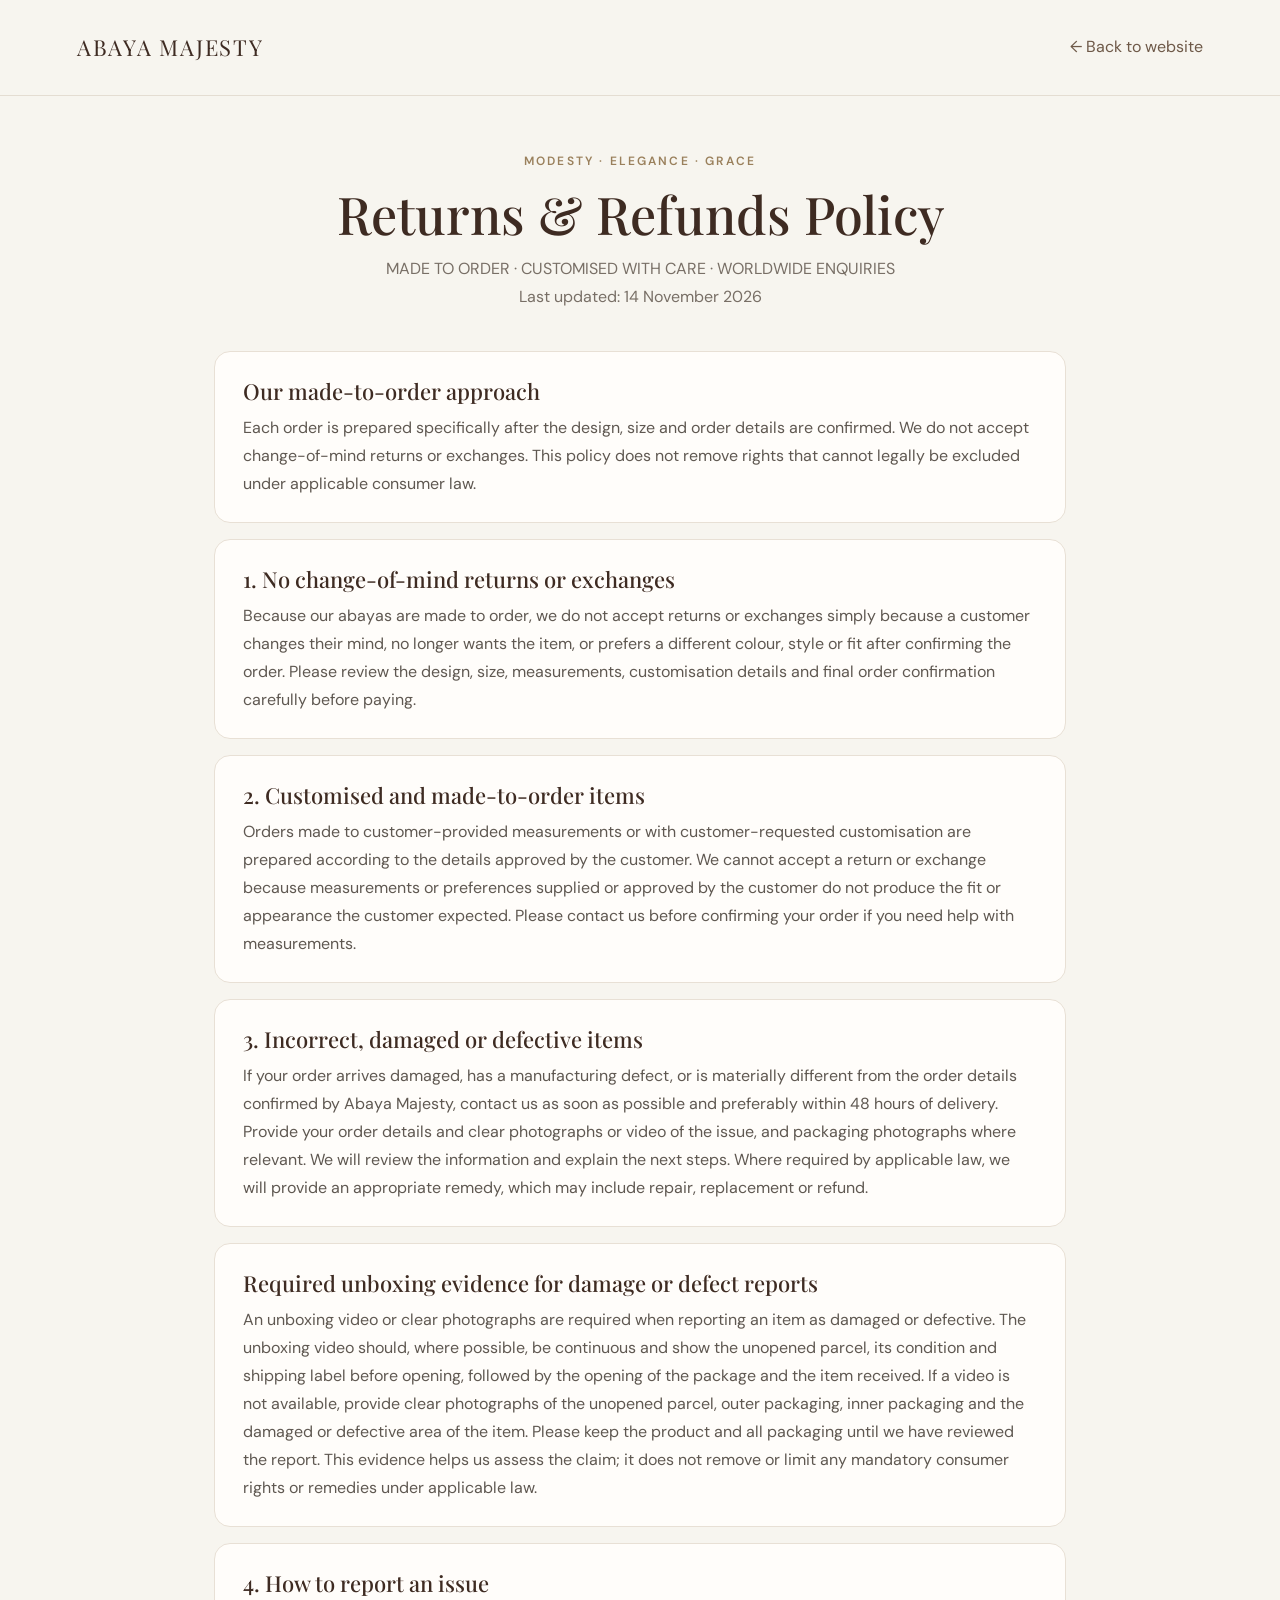
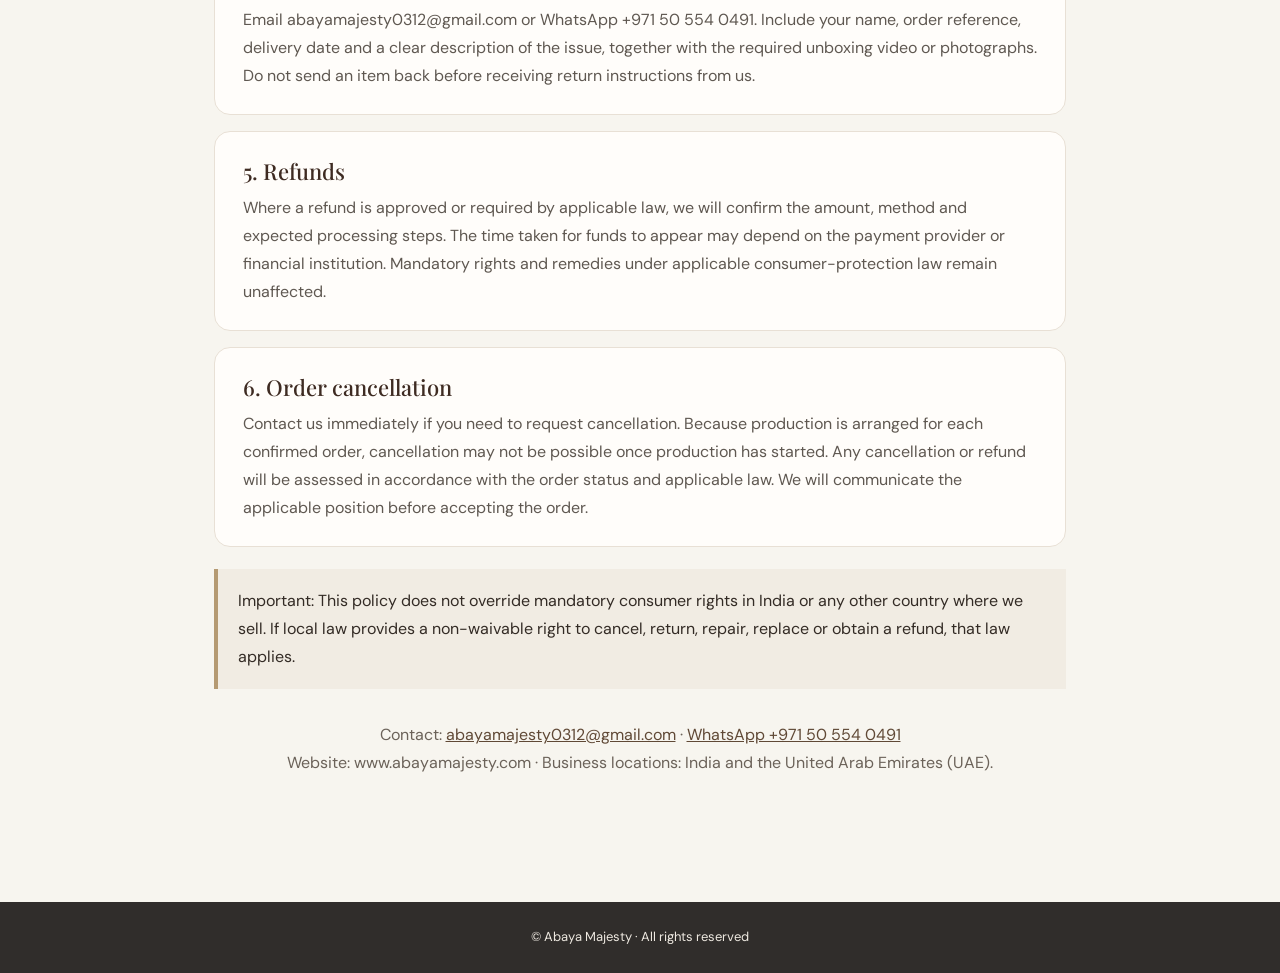
<file: policies/returns-refunds.html>
<!doctype html><html lang="en"><head><meta charset="utf-8"><meta name="viewport" content="width=device-width,initial-scale=1"><meta name="theme-color" content="#f7f5ef"><title>Returns & Refunds Policy | Abaya Majesty</title><link rel="preconnect" href="https://fonts.googleapis.com"><link rel="preconnect" href="https://fonts.gstatic.com" crossorigin><link href="https://fonts.googleapis.com/css2?family=DM+Sans:wght@400;500;600&family=Playfair+Display:wght@400;500;600&display=swap" rel="stylesheet"><style>*{box-sizing:border-box}body{margin:0;background:#f7f5ef;color:#332b25;font-family:'DM Sans',Arial,sans-serif;line-height:1.75}header{padding:28px 6%;background:#f7f5ef;border-bottom:1px solid #e4ddd2;display:flex;justify-content:space-between;align-items:center;gap:16px}.brand{font-family:'Playfair Display',serif;font-size:22px;letter-spacing:.08em;color:#3e2b22;text-decoration:none}header a.back{color:#6e5948;text-decoration:none}main{max-width:900px;margin:55px auto;padding:0 24px 70px}.eyebrow{text-align:center;color:#9a805c;letter-spacing:.18em;font-size:12px;font-weight:600}h1{font:500 clamp(34px,5vw,52px)/1.15 'Playfair Display',serif;text-align:center;color:#3e2b22;margin:12px 0}.sub{text-align:center;color:#786f66;margin-bottom:40px}section{background:#fffdfa;border:1px solid #e8e0d5;border-radius:16px;padding:24px 28px;margin:16px 0}section h2{font:500 22px 'Playfair Display',serif;color:#3e2b22;margin:0 0 8px}section p{margin:0;color:#5f5851}.notice{border-left:4px solid #b59a72;background:#f1ece3;padding:18px 20px;margin:22px 0}.contact{text-align:center;margin-top:32px;color:#6b6259}.contact a{color:#604936}footer{padding:24px;text-align:center;background:#302d2b;color:#eee9e1;font-size:13px}@media(max-width:600px){header{padding:20px 5%}main{margin:32px auto;padding:0 16px 48px}section{padding:20px}}</style></head><body><header><a class="brand" href="../index.html">ABAYA MAJESTY</a><a class="back" href="../index.html">← Back to website</a></header><main><div class="eyebrow">MODESTY · ELEGANCE · GRACE</div><h1>Returns & Refunds Policy</h1><div class="sub">MADE TO ORDER · CUSTOMISED WITH CARE · WORLDWIDE ENQUIRIES<br>Last updated: 14 November 2026</div><section class="intro"><h2>Our made-to-order approach</h2><p>Each order is prepared specifically after the design, size and order details are confirmed. We do not accept change-of-mind returns or exchanges. This policy does not remove rights that cannot legally be excluded under applicable consumer law.</p></section><section><h2>1. No change-of-mind returns or exchanges</h2><p>Because our abayas are made to order, we do not accept returns or exchanges simply because a customer changes their mind, no longer wants the item, or prefers a different colour, style or fit after confirming the order. Please review the design, size, measurements, customisation details and final order confirmation carefully before paying.</p></section><section><h2>2. Customised and made-to-order items</h2><p>Orders made to customer-provided measurements or with customer-requested customisation are prepared according to the details approved by the customer. We cannot accept a return or exchange because measurements or preferences supplied or approved by the customer do not produce the fit or appearance the customer expected. Please contact us before confirming your order if you need help with measurements.</p></section><section><h2>3. Incorrect, damaged or defective items</h2><p>If your order arrives damaged, has a manufacturing defect, or is materially different from the order details confirmed by Abaya Majesty, contact us as soon as possible and preferably within 48 hours of delivery. Provide your order details and clear photographs or video of the issue, and packaging photographs where relevant. We will review the information and explain the next steps. Where required by applicable law, we will provide an appropriate remedy, which may include repair, replacement or refund.</p></section><section><h2>Required unboxing evidence for damage or defect reports</h2><p>An unboxing video or clear photographs are required when reporting an item as damaged or defective. The unboxing video should, where possible, be continuous and show the unopened parcel, its condition and shipping label before opening, followed by the opening of the package and the item received. If a video is not available, provide clear photographs of the unopened parcel, outer packaging, inner packaging and the damaged or defective area of the item. Please keep the product and all packaging until we have reviewed the report. This evidence helps us assess the claim; it does not remove or limit any mandatory consumer rights or remedies under applicable law.</p></section><section><h2>4. How to report an issue</h2><p>Email abayamajesty0312@gmail.com or WhatsApp +971 50 554 0491. Include your name, order reference, delivery date and a clear description of the issue, together with the required unboxing video or photographs. Do not send an item back before receiving return instructions from us.</p></section><section><h2>5. Refunds</h2><p>Where a refund is approved or required by applicable law, we will confirm the amount, method and expected processing steps. The time taken for funds to appear may depend on the payment provider or financial institution. Mandatory rights and remedies under applicable consumer-protection law remain unaffected.</p></section><section><h2>6. Order cancellation</h2><p>Contact us immediately if you need to request cancellation. Because production is arranged for each confirmed order, cancellation may not be possible once production has started. Any cancellation or refund will be assessed in accordance with the order status and applicable law. We will communicate the applicable position before accepting the order.</p></section><div class="notice">Important: This policy does not override mandatory consumer rights in India or any other country where we sell. If local law provides a non-waivable right to cancel, return, repair, replace or obtain a refund, that law applies.</div><div class="contact">Contact: <a href="mailto:abayamajesty0312@gmail.com">abayamajesty0312@gmail.com</a> · <a href="https://wa.me/971505540491">WhatsApp +971 50 554 0491</a><br>Website: www.abayamajesty.com · Business locations: India and the United Arab Emirates (UAE).</div></main><footer>© Abaya Majesty · All rights reserved</footer></body></html>
</file>
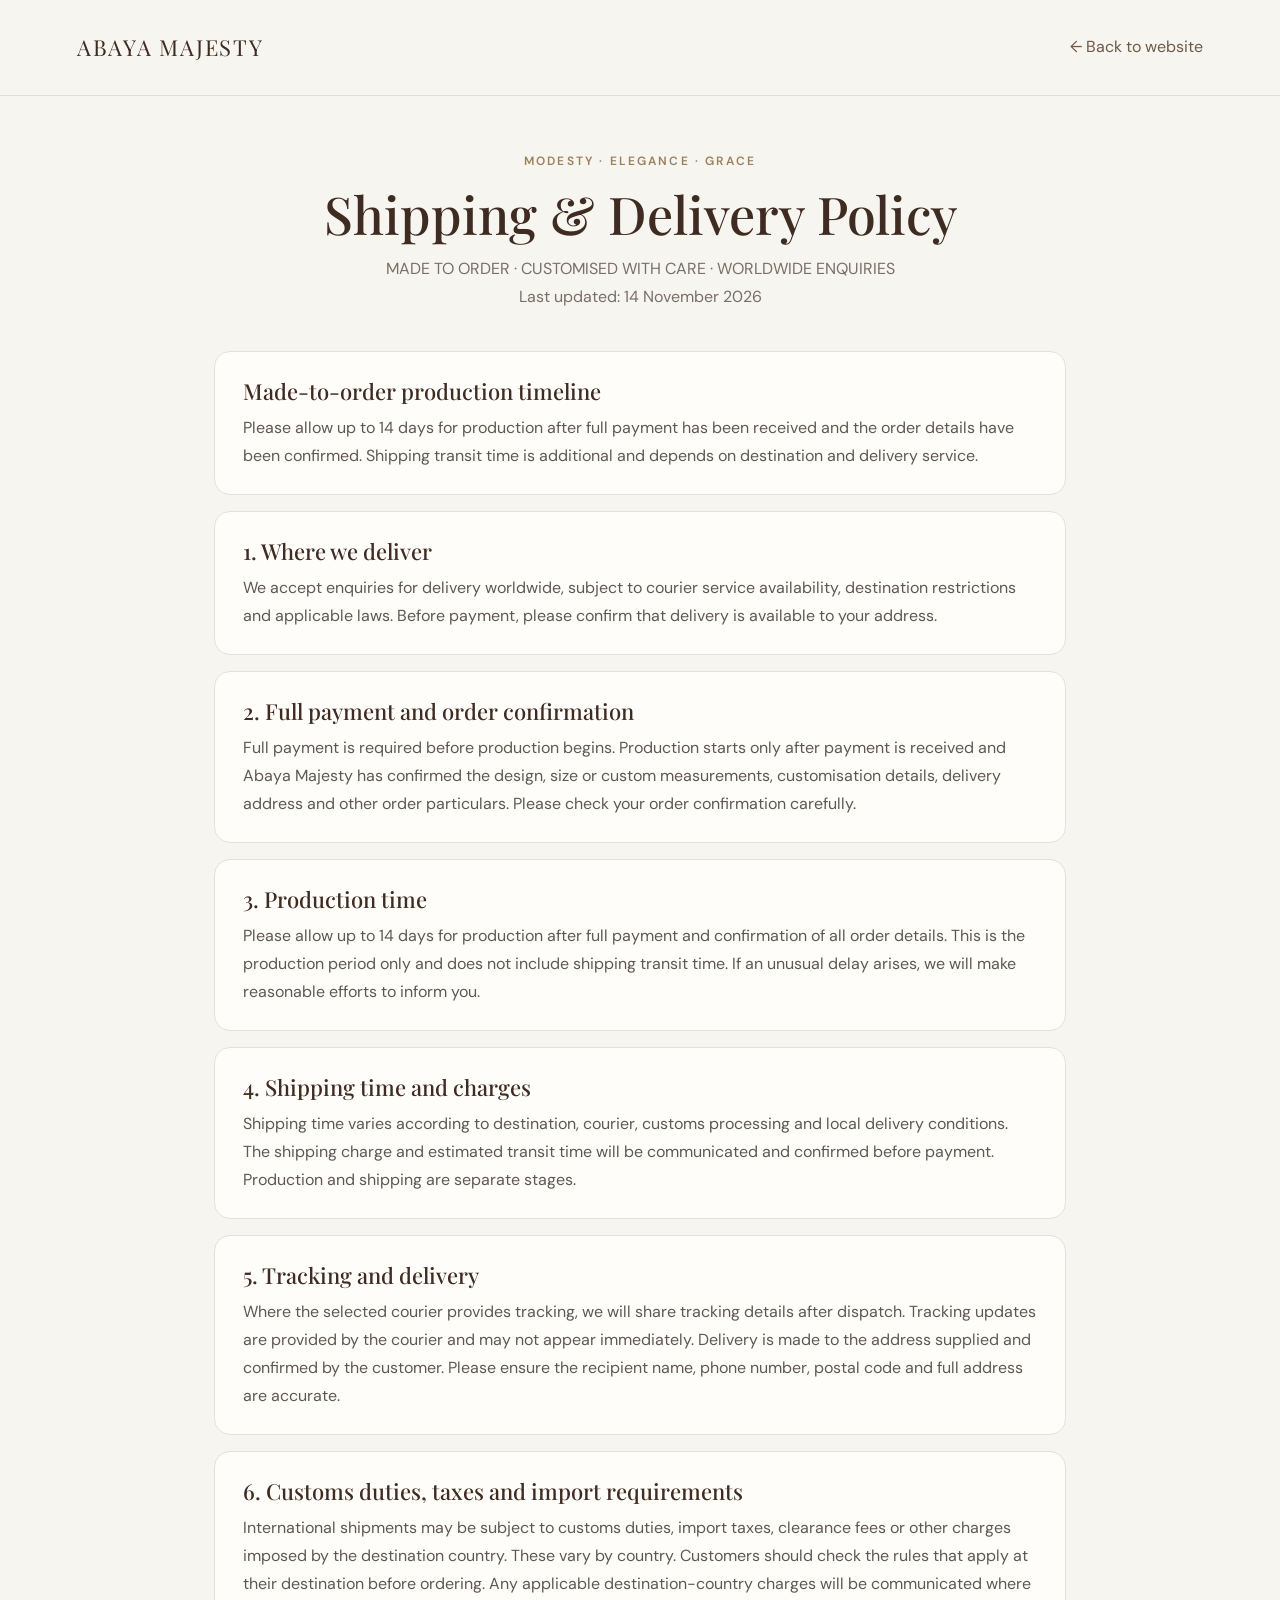
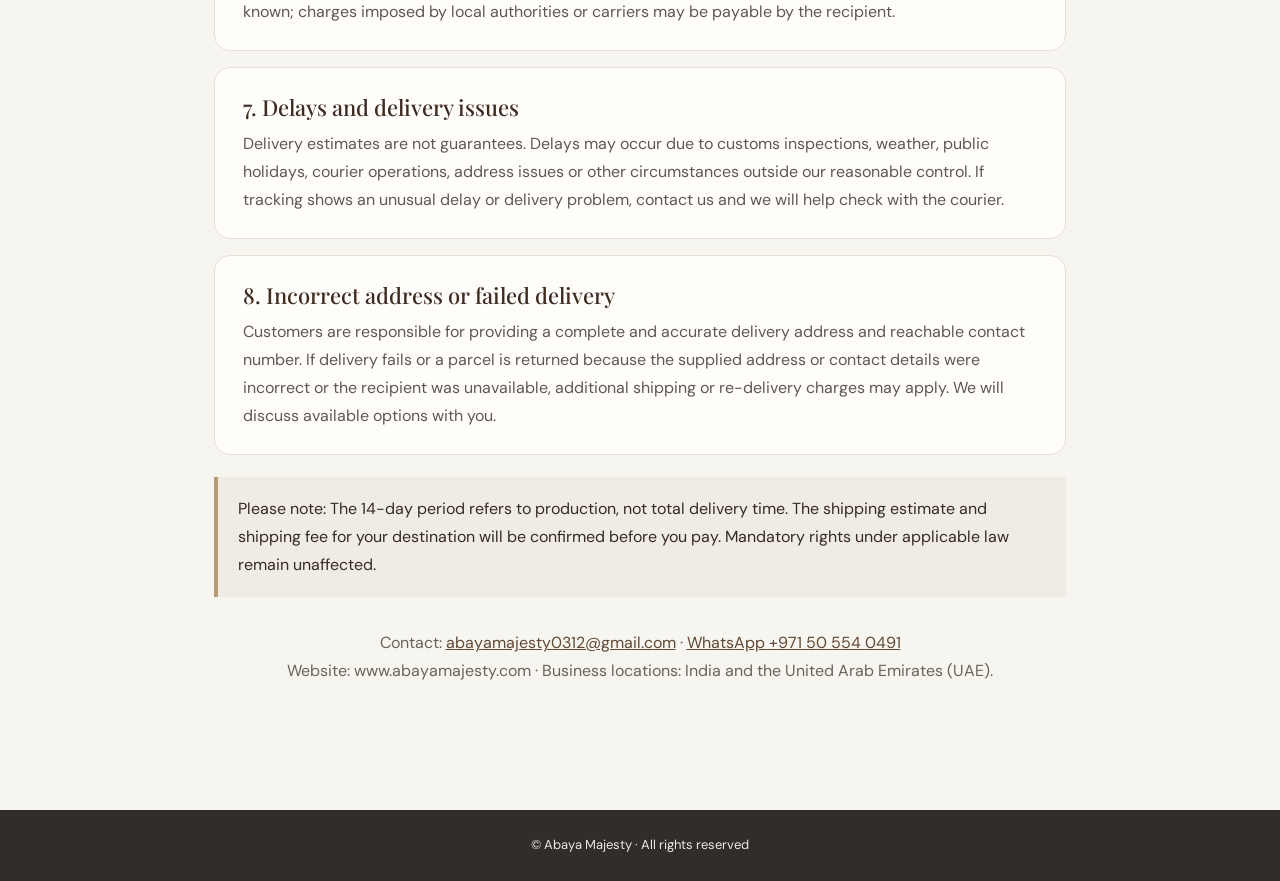
<file: policies/shipping-delivery.html>
<!doctype html><html lang="en"><head><meta charset="utf-8"><meta name="viewport" content="width=device-width,initial-scale=1"><meta name="theme-color" content="#f7f5ef"><title>Shipping & Delivery Policy | Abaya Majesty</title><link rel="preconnect" href="https://fonts.googleapis.com"><link rel="preconnect" href="https://fonts.gstatic.com" crossorigin><link href="https://fonts.googleapis.com/css2?family=DM+Sans:wght@400;500;600&family=Playfair+Display:wght@400;500;600&display=swap" rel="stylesheet"><style>*{box-sizing:border-box}body{margin:0;background:#f7f5ef;color:#332b25;font-family:'DM Sans',Arial,sans-serif;line-height:1.75}header{padding:28px 6%;background:#f7f5ef;border-bottom:1px solid #e4ddd2;display:flex;justify-content:space-between;align-items:center;gap:16px}.brand{font-family:'Playfair Display',serif;font-size:22px;letter-spacing:.08em;color:#3e2b22;text-decoration:none}header a.back{color:#6e5948;text-decoration:none}main{max-width:900px;margin:55px auto;padding:0 24px 70px}.eyebrow{text-align:center;color:#9a805c;letter-spacing:.18em;font-size:12px;font-weight:600}h1{font:500 clamp(34px,5vw,52px)/1.15 'Playfair Display',serif;text-align:center;color:#3e2b22;margin:12px 0}.sub{text-align:center;color:#786f66;margin-bottom:40px}section{background:#fffdfa;border:1px solid #e8e0d5;border-radius:16px;padding:24px 28px;margin:16px 0}section h2{font:500 22px 'Playfair Display',serif;color:#3e2b22;margin:0 0 8px}section p{margin:0;color:#5f5851}.notice{border-left:4px solid #b59a72;background:#f1ece3;padding:18px 20px;margin:22px 0}.contact{text-align:center;margin-top:32px;color:#6b6259}.contact a{color:#604936}footer{padding:24px;text-align:center;background:#302d2b;color:#eee9e1;font-size:13px}@media(max-width:600px){header{padding:20px 5%}main{margin:32px auto;padding:0 16px 48px}section{padding:20px}}</style></head><body><header><a class="brand" href="../index.html">ABAYA MAJESTY</a><a class="back" href="../index.html">← Back to website</a></header><main><div class="eyebrow">MODESTY · ELEGANCE · GRACE</div><h1>Shipping & Delivery Policy</h1><div class="sub">MADE TO ORDER · CUSTOMISED WITH CARE · WORLDWIDE ENQUIRIES<br>Last updated: 14 November 2026</div><section class="intro"><h2>Made-to-order production timeline</h2><p>Please allow up to 14 days for production after full payment has been received and the order details have been confirmed. Shipping transit time is additional and depends on destination and delivery service.</p></section><section><h2>1. Where we deliver</h2><p>We accept enquiries for delivery worldwide, subject to courier service availability, destination restrictions and applicable laws. Before payment, please confirm that delivery is available to your address.</p></section><section><h2>2. Full payment and order confirmation</h2><p>Full payment is required before production begins. Production starts only after payment is received and Abaya Majesty has confirmed the design, size or custom measurements, customisation details, delivery address and other order particulars. Please check your order confirmation carefully.</p></section><section><h2>3. Production time</h2><p>Please allow up to 14 days for production after full payment and confirmation of all order details. This is the production period only and does not include shipping transit time. If an unusual delay arises, we will make reasonable efforts to inform you.</p></section><section><h2>4. Shipping time and charges</h2><p>Shipping time varies according to destination, courier, customs processing and local delivery conditions. The shipping charge and estimated transit time will be communicated and confirmed before payment. Production and shipping are separate stages.</p></section><section><h2>5. Tracking and delivery</h2><p>Where the selected courier provides tracking, we will share tracking details after dispatch. Tracking updates are provided by the courier and may not appear immediately. Delivery is made to the address supplied and confirmed by the customer. Please ensure the recipient name, phone number, postal code and full address are accurate.</p></section><section><h2>6. Customs duties, taxes and import requirements</h2><p>International shipments may be subject to customs duties, import taxes, clearance fees or other charges imposed by the destination country. These vary by country. Customers should check the rules that apply at their destination before ordering. Any applicable destination-country charges will be communicated where known; charges imposed by local authorities or carriers may be payable by the recipient.</p></section><section><h2>7. Delays and delivery issues</h2><p>Delivery estimates are not guarantees. Delays may occur due to customs inspections, weather, public holidays, courier operations, address issues or other circumstances outside our reasonable control. If tracking shows an unusual delay or delivery problem, contact us and we will help check with the courier.</p></section><section><h2>8. Incorrect address or failed delivery</h2><p>Customers are responsible for providing a complete and accurate delivery address and reachable contact number. If delivery fails or a parcel is returned because the supplied address or contact details were incorrect or the recipient was unavailable, additional shipping or re-delivery charges may apply. We will discuss available options with you.</p></section><div class="notice">Please note: The 14-day period refers to production, not total delivery time. The shipping estimate and shipping fee for your destination will be confirmed before you pay. Mandatory rights under applicable law remain unaffected.</div><div class="contact">Contact: <a href="mailto:abayamajesty0312@gmail.com">abayamajesty0312@gmail.com</a> · <a href="https://wa.me/971505540491">WhatsApp +971 50 554 0491</a><br>Website: www.abayamajesty.com · Business locations: India and the United Arab Emirates (UAE).</div></main><footer>© Abaya Majesty · All rights reserved</footer></body></html>
</file>
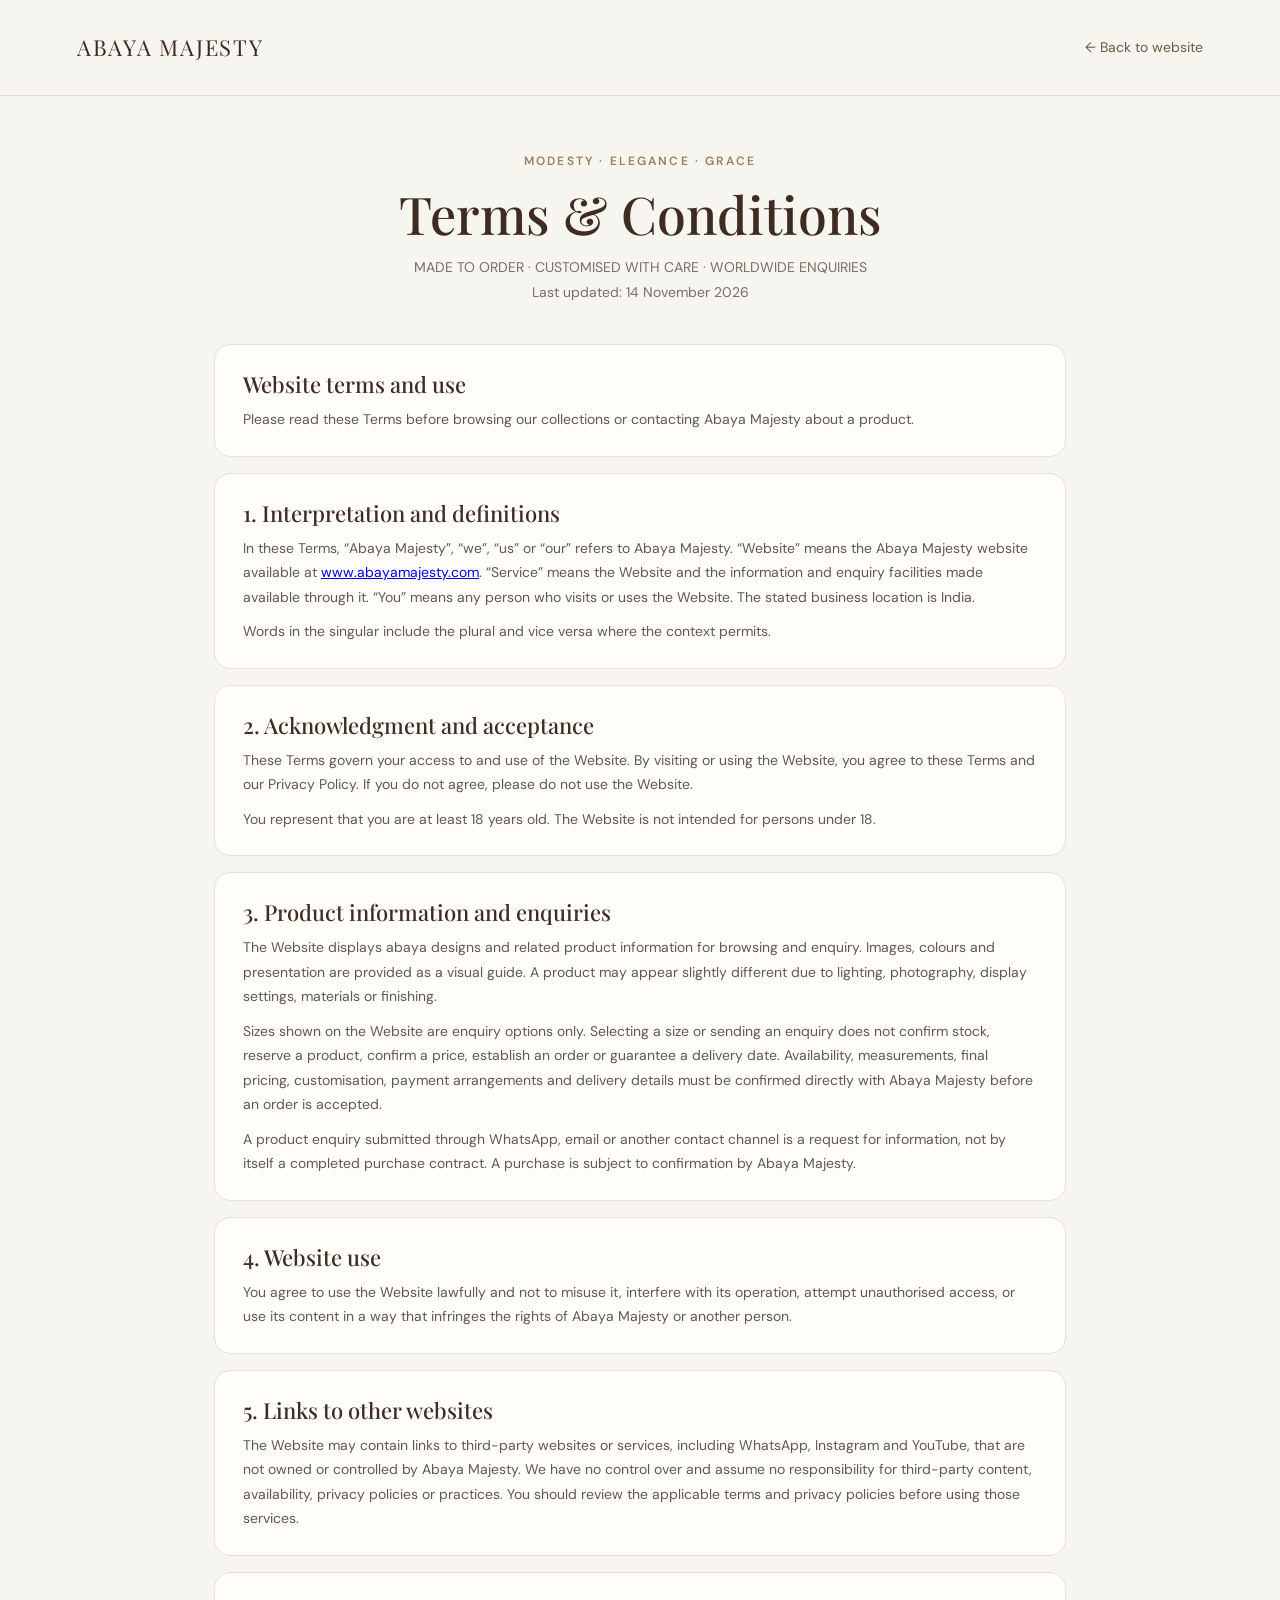
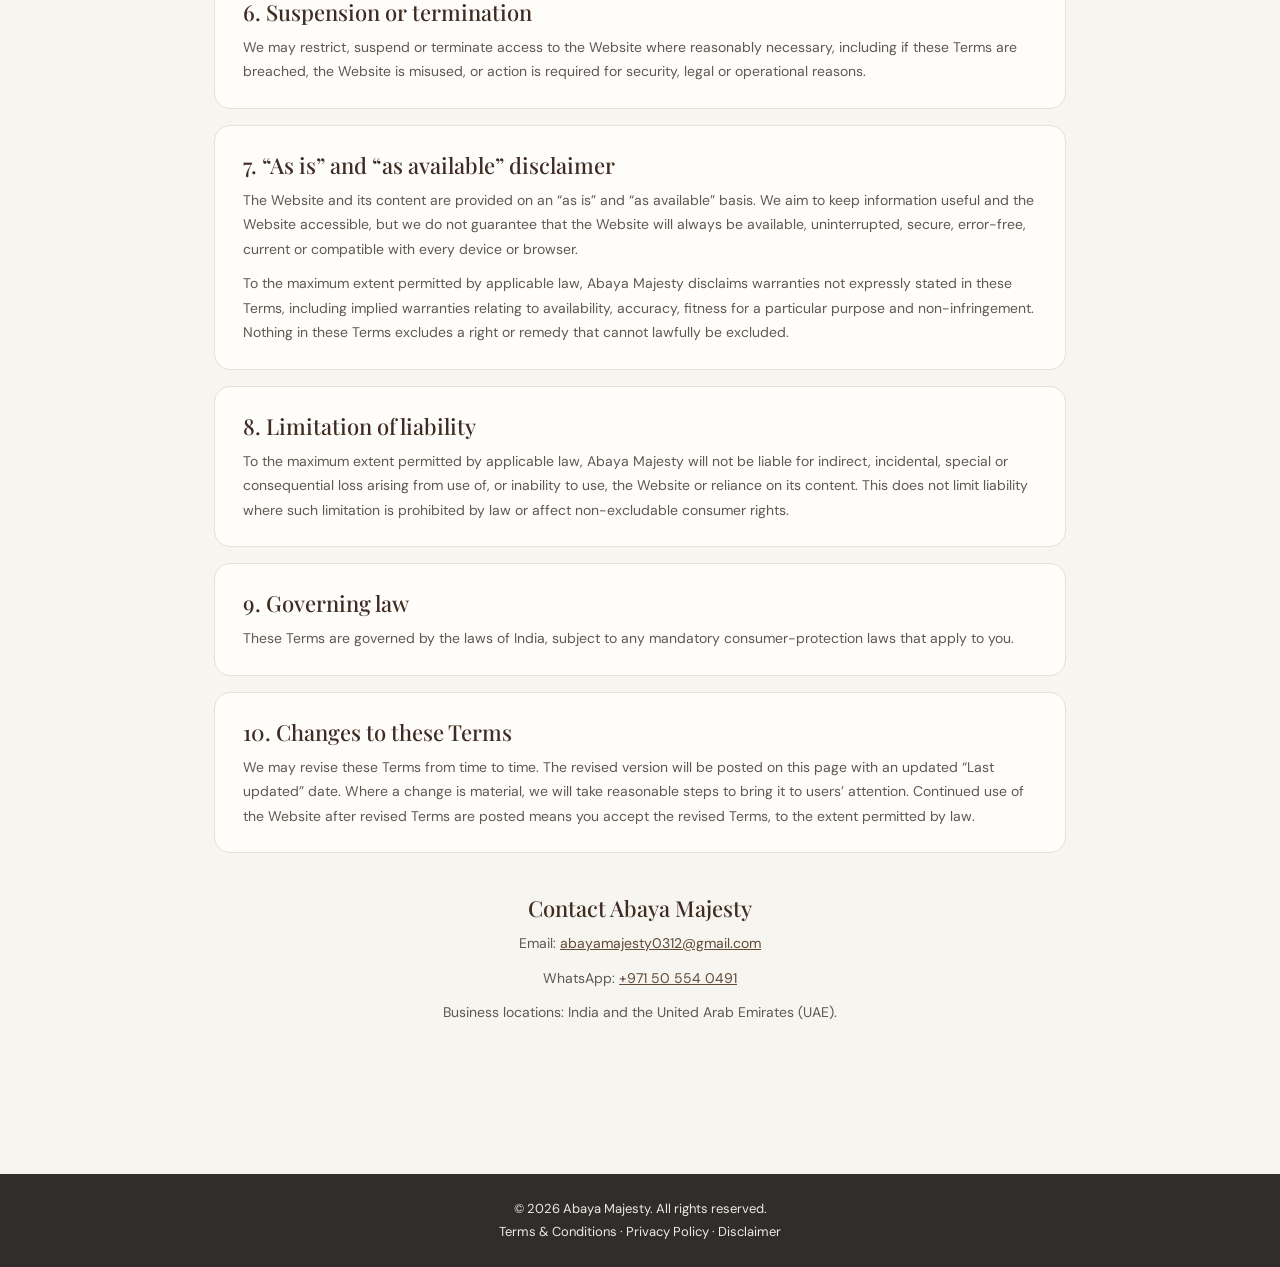
<file: policies/terms.html>
<!doctype html>
<html lang="en">
<head>
<meta charset="utf-8">
<meta name="viewport" content="width=device-width, initial-scale=1">
<meta name="description" content="Terms and Conditions for using the Abaya Majesty website.">
<meta name="theme-color" content="#f7f5ef">
<title>Terms & Conditions | Abaya Majesty</title>
<link rel="preconnect" href="https://fonts.googleapis.com">
<link rel="preconnect" href="https://fonts.gstatic.com" crossorigin>
<link href="https://fonts.googleapis.com/css2?family=DM+Sans:wght@400;500;600&family=Playfair+Display:wght@400;500;600&display=swap" rel="stylesheet">
<style>
:root{--cream:#f7f5ef;--paper:#fffdfa;--ink:#332b25;--muted:#786f66;--gold:#b59a72;--line:#e8e0d5;--espresso:#3e2b22}
*{box-sizing:border-box}
body{margin:0;background:var(--cream);color:var(--ink);font-family:"DM Sans",Arial,sans-serif;line-height:1.75}
header{padding:28px 6%;background:var(--cream);border-bottom:1px solid #e4ddd2;display:flex;justify-content:space-between;align-items:center;gap:16px}
.brand{font-family:"Playfair Display",Georgia,serif;font-size:22px;letter-spacing:.08em;color:var(--espresso);text-decoration:none}
header a.back{color:#6e5948;text-decoration:none;font-size:14px}
main{max-width:900px;margin:55px auto;padding:0 24px 70px}
.eyebrow{text-align:center;color:#9a805c;letter-spacing:.18em;font-size:12px;font-weight:600}
h1{font:500 clamp(34px,5vw,52px)/1.15 "Playfair Display",Georgia,serif;text-align:center;color:var(--espresso);margin:12px 0}
.sub{text-align:center;color:var(--muted);margin-bottom:40px;font-size:14px}
section{background:var(--paper);border:1px solid var(--line);border-radius:16px;padding:24px 28px;margin:16px 0}
section h2{font:500 22px "Playfair Display",Georgia,serif;color:var(--espresso);margin:0 0 8px}
section h3{font:600 15px "DM Sans",Arial,sans-serif;color:var(--espresso);margin:18px 0 6px}
section p,section li{margin:0 0 10px;color:#5f5851;font-size:14px}
section p:last-child{margin-bottom:0}
section ul{padding-left:22px;margin:8px 0}
section li{margin:7px 0}
.notice{border-left:4px solid var(--gold);background:#f1ece3;padding:18px 20px;margin:22px 0;border-radius:4px}
.notice p{margin:0}
.contact{text-align:center;margin-top:32px;color:#6b6259;background:transparent;border:0;padding:8px 12px}
.contact a{color:#604936}
footer{padding:24px;text-align:center;background:#302d2b;color:#eee9e1;font-size:13px}
footer a{color:#eee9e1;text-decoration:none}
footer a:hover{text-decoration:underline}
@media(max-width:600px){header{padding:20px 5%}main{margin:32px auto;padding:0 16px 48px}section{padding:20px}.brand{font-size:18px}header a.back{font-size:12px}}
</style>
</head>
<body>
<header><a class="brand" href="../index.html">ABAYA MAJESTY</a><a class="back" href="../index.html">← Back to website</a></header>
<main>
<div class="eyebrow">MODESTY · ELEGANCE · GRACE</div>
<h1>Terms & Conditions</h1>
<div class="sub">MADE TO ORDER · CUSTOMISED WITH CARE · WORLDWIDE ENQUIRIES<br>Last updated: 14 November 2026</div>
<section class="intro"><h2>Website terms and use</h2><p>Please read these Terms before browsing our collections or contacting Abaya Majesty about a product.</p></section>
<section><h2>1. Interpretation and definitions</h2><p>In these Terms, “Abaya Majesty”, “we”, “us” or “our” refers to Abaya Majesty. “Website” means the Abaya Majesty website available at <a href="https://www.abayamajesty.com">www.abayamajesty.com</a>. “Service” means the Website and the information and enquiry facilities made available through it. “You” means any person who visits or uses the Website. The stated business location is India.</p><p>Words in the singular include the plural and vice versa where the context permits.</p></section><section><h2>2. Acknowledgment and acceptance</h2><p>These Terms govern your access to and use of the Website. By visiting or using the Website, you agree to these Terms and our Privacy Policy. If you do not agree, please do not use the Website.</p><p>You represent that you are at least 18 years old. The Website is not intended for persons under 18.</p></section><section><h2>3. Product information and enquiries</h2><p>The Website displays abaya designs and related product information for browsing and enquiry. Images, colours and presentation are provided as a visual guide. A product may appear slightly different due to lighting, photography, display settings, materials or finishing.</p><p>Sizes shown on the Website are enquiry options only. Selecting a size or sending an enquiry does not confirm stock, reserve a product, confirm a price, establish an order or guarantee a delivery date. Availability, measurements, final pricing, customisation, payment arrangements and delivery details must be confirmed directly with Abaya Majesty before an order is accepted.</p><p>A product enquiry submitted through WhatsApp, email or another contact channel is a request for information, not by itself a completed purchase contract. A purchase is subject to confirmation by Abaya Majesty.</p></section><section><h2>4. Website use</h2><p>You agree to use the Website lawfully and not to misuse it, interfere with its operation, attempt unauthorised access, or use its content in a way that infringes the rights of Abaya Majesty or another person.</p></section><section><h2>5. Links to other websites</h2><p>The Website may contain links to third-party websites or services, including WhatsApp, Instagram and YouTube, that are not owned or controlled by Abaya Majesty. We have no control over and assume no responsibility for third-party content, availability, privacy policies or practices. You should review the applicable terms and privacy policies before using those services.</p></section><section><h2>6. Suspension or termination</h2><p>We may restrict, suspend or terminate access to the Website where reasonably necessary, including if these Terms are breached, the Website is misused, or action is required for security, legal or operational reasons.</p></section><section><h2>7. “As is” and “as available” disclaimer</h2><p>The Website and its content are provided on an “as is” and “as available” basis. We aim to keep information useful and the Website accessible, but we do not guarantee that the Website will always be available, uninterrupted, secure, error-free, current or compatible with every device or browser.</p><p>To the maximum extent permitted by applicable law, Abaya Majesty disclaims warranties not expressly stated in these Terms, including implied warranties relating to availability, accuracy, fitness for a particular purpose and non-infringement. Nothing in these Terms excludes a right or remedy that cannot lawfully be excluded.</p></section><section><h2>8. Limitation of liability</h2><p>To the maximum extent permitted by applicable law, Abaya Majesty will not be liable for indirect, incidental, special or consequential loss arising from use of, or inability to use, the Website or reliance on its content. This does not limit liability where such limitation is prohibited by law or affect non-excludable consumer rights.</p></section><section><h2>9. Governing law</h2><p>These Terms are governed by the laws of India, subject to any mandatory consumer-protection laws that apply to you.</p></section><section><h2>10. Changes to these Terms</h2><p>We may revise these Terms from time to time. The revised version will be posted on this page with an updated “Last updated” date. Where a change is material, we will take reasonable steps to bring it to users’ attention. Continued use of the Website after revised Terms are posted means you accept the revised Terms, to the extent permitted by law.</p></section>
<section class="contact">
<h2>Contact Abaya Majesty</h2>
<p>Email: <a href="mailto:abayamajesty0312@gmail.com">abayamajesty0312@gmail.com</a></p>
<p>WhatsApp: <a href="https://wa.me/971505540491">+971 50 554 0491</a></p>
<p>Business locations: India and the United Arab Emirates (UAE).</p>
</section>
</main>
<footer>© 2026 Abaya Majesty. All rights reserved.<br><a href="terms.html">Terms &amp; Conditions</a> · <a href="privacy.html">Privacy Policy</a> · <a href="disclaimer.html">Disclaimer</a></footer>
</body>
</html>
</file>
<file: assets/css/style.css>
/* ABAYA MAJESTY — refined responsive storefront */
:root {
  --cream: #f7f5ef;
  --paper: #efede6;
  --ink: #211f1b;
  --muted: #777168;
  --gold: #c6a879;
  --line: #ddd6ca;
  --green: #253f32;
}
* { box-sizing: border-box; }
html { scroll-behavior: smooth; scroll-padding-top: 24px; }
body { margin: 0; background: var(--cream); color: var(--ink); font-family: "DM Sans", sans-serif; }
body.modal-open { overflow: hidden; }
a { color: inherit; text-decoration: none; }
button, input, textarea { font: inherit; }
button { color: inherit; }
img { max-width: 100%; }
[hidden] { display: none !important; }
.sr-only { position: absolute; width: 1px; height: 1px; padding: 0; margin: -1px; overflow: hidden; clip: rect(0,0,0,0); white-space: nowrap; border: 0; }

.announcement { min-height: 34px; padding: 8px 14px; background: #1c1b19; color: #e5d4b1; display: flex; justify-content: center; align-items: center; gap: 12px; font-size: 9px; letter-spacing: .27em; text-align: center; }
.announcement span { color: var(--gold); }
.main-header { min-height: 105px; padding: 12px 5.5%; display: flex; align-items: center; justify-content: space-between; gap: 25px; background: var(--cream); position: relative; z-index: 20; }
.brand, .footer-brand { display: flex; align-items: center; gap: 12px; flex-shrink: 0; }
.brand img { width: 66px; height: 66px; object-fit: contain; mix-blend-mode: multiply; }
.brand span, .footer-brand span { display: flex; flex-direction: column; gap: 7px; }
.brand strong, .footer-brand span { font-family: "Playfair Display", serif; font-size: 17px; letter-spacing: .16em; font-weight: 500; }
.brand small, .footer-brand small { font-family: "DM Sans", sans-serif; font-size: 8px; letter-spacing: .22em; }
.nav-links { display: flex; align-items: center; gap: clamp(14px, 2.2vw, 30px); }
.nav-links a, .header-cta { font-size: 10px; letter-spacing: .16em; text-transform: uppercase; white-space: nowrap; }
.nav-links a { padding: 8px 0; position: relative; }
.nav-links a:after { content: ""; position: absolute; bottom: 0; left: 0; width: 0; height: 1px; background: var(--gold); transition: width .25s; }
.nav-links a:hover:after, .nav-links a:focus-visible:after { width: 100%; }
.header-cta { border-bottom: 1px solid #b69a6b; padding: 10px 0; }
.header-cta span { color: #b69a6b; }
.menu-toggle { display: none; border: 1px solid var(--line); background: transparent; padding: 8px 12px; font-size: 22px; cursor: pointer; }

.hero { height: min(720px, 76vw); min-height: 570px; position: relative; display: flex; align-items: center; overflow: hidden; background: #4c4741; }
.hero-image { position: absolute; inset: 0; width: 100%; height: 100%; object-fit: cover; object-position: center 35%; filter: saturate(.82); }
.hero-shade { position: absolute; inset: 0; background: linear-gradient(90deg, rgba(17,16,15,.72), rgba(17,16,15,.27) 54%, rgba(17,16,15,.03)); }
.hero-content { position: relative; color: #fff; margin-left: 8%; max-width: 650px; padding: 50px 0; }
.eyebrow { font-size: 9px; letter-spacing: .3em; color: #9a8057; margin: 0 0 22px; }
.eyebrow.light { color: #e7d6b4; }
.hero h1, .intro h2, .section-heading h2, .contact-section h2, .quote-panel h2 { font-family: "Playfair Display", Georgia, serif; font-weight: 400; letter-spacing: -.035em; }
.hero h1 { font-size: clamp(60px, 8vw, 112px); line-height: .98; margin: 0 0 26px; }
.hero h1 em, .intro h2 em, .section-heading h2 em, .contact-section h2 em, .quote-panel h2 em { font-weight: 400; color: var(--gold); }
.hero-copy { font-family: "Playfair Display", Georgia, serif; font-size: 17px; line-height: 1.7; max-width: 410px; color: #f1eee7; margin: 0 0 30px; }
.button { display: inline-flex; align-items: center; gap: 32px; padding: 16px 21px; font-size: 9px; letter-spacing: .18em; text-transform: uppercase; }
.button-gold { background: var(--gold); color: var(--ink); }
.button-gold span { font-size: 17px; }
.hero-caption { position: absolute; right: 5%; bottom: 27px; color: #eee4d2; font-size: 8px; letter-spacing: .25em; }

.section-pad { padding: 100px 8%; }
.intro { text-align: center; max-width: 850px; margin: auto; }
.intro h2 { font-size: clamp(40px, 5vw, 64px); line-height: 1.13; margin: 0 0 24px; }
.intro > p:last-child { max-width: 580px; margin: 0 auto; color: #716c64; font-size: 13px; line-height: 1.9; }
.collection-band { background: var(--paper); padding: 85px 8% 100px; }
.section-heading { display: flex; align-items: end; justify-content: space-between; gap: 30px; margin-bottom: 35px; }
.section-heading h2 { font-size: clamp(36px, 4vw, 54px); margin: 0; }
.section-heading > p { font-size: 12px; color: var(--muted); max-width: 300px; line-height: 1.8; margin: 0; }
.collection-cards { display: grid; grid-template-columns: repeat(3, minmax(0, 1fr)); gap: 18px; }
.collection-card { position: relative; height: 440px; overflow: hidden; background: #ddd; display: block; }
.collection-card:after { content: ""; position: absolute; inset: 45% 0 0; background: linear-gradient(transparent, rgba(0,0,0,.58)); pointer-events: none; }
.collection-card img { width: 100%; height: 100%; object-fit: cover; transition: transform .5s; }
.collection-card:hover img { transform: scale(1.04); }
.collection-card span, .collection-card b { position: absolute; z-index: 1; left: 22px; color: #fff; }
.collection-card span { bottom: 58px; font-size: 9px; letter-spacing: .2em; text-transform: uppercase; }
.collection-card b { bottom: 26px; font-size: 11px; font-weight: 500; }

.arrivals { background: var(--cream); }
.catalog-tools { display: grid; gap: 18px; margin-bottom: 22px; }
.search-wrap { position: relative; display: block; max-width: 430px; }
.search-wrap input { width: 100%; border: 1px solid var(--line); background: #fffdfa; padding: 13px 42px 13px 15px; color: var(--ink); font-size: 12px; outline: none; }
.search-wrap input:focus { border-color: var(--gold); box-shadow: 0 0 0 3px rgba(198,168,121,.15); }
.search-wrap > span:last-child { position: absolute; right: 14px; top: 50%; transform: translateY(-50%); color: #9a8057; font-size: 22px; }
.filter-row { display: flex; gap: 10px; flex-wrap: wrap; }
.filter { border: 1px solid #d7d1c5; background: transparent; padding: 10px 17px; font-size: 10px; color: #625d54; cursor: pointer; transition: background .2s, color .2s; }
.filter.active, .filter:hover { background: #24221f; color: #fff; border-color: #24221f; }
.results-count { margin: 0 0 18px; color: #8b8377; font-size: 10px; letter-spacing: .04em; }
.product-grid { display: grid; grid-template-columns: repeat(4, minmax(0, 1fr)); gap: 34px 18px; }
.product-card { min-width: 0; }
.product-photo { width: 100%; height: 390px; display: block; position: relative; overflow: hidden; background: #e8e4dc; border: 0; padding: 0; cursor: pointer; text-align: inherit; }
.product-photo img { width: 100%; height: 100%; object-fit: cover; transition: transform .45s; display: block; }
.product-photo:hover img { transform: scale(1.035); }
.product-photo.image-missing:after { content: "Image not found — check the filename in assets"; position: absolute; inset: 0; display: grid; place-items: center; padding: 20px; color: #6f685e; font-size: 12px; text-align: center; }
.look-number { position: absolute; top: 13px; left: 13px; background: rgba(248,246,240,.92); padding: 7px 9px; font-size: 8px; letter-spacing: .17em; }
.product-info { display: flex; justify-content: space-between; align-items: flex-start; gap: 8px; padding-top: 14px; }
.product-info h3 { font-family: "Playfair Display", Georgia, serif; font-size: 16px; font-weight: 400; margin: 0 0 6px; }
.product-info p { font-size: 9px; color: #817b71; margin: 0; line-height: 1.5; }
.enquire-link { white-space: nowrap; font-size: 9px; letter-spacing: .08em; border: 0; border-bottom: 1px solid #b69a6b; padding: 4px 0; background: transparent; cursor: pointer; }
.empty-results { padding: 30px 0; color: var(--muted); font-size: 13px; }
.availability-note { font-size: 10px; color: #817b71; margin-top: 30px; line-height: 1.7; }

.quote-panel { min-height: 410px; background: #24221f; color: #fff; text-align: center; display: flex; flex-direction: column; align-items: center; justify-content: center; padding: 70px 20px; }
.quote-panel h2 { font-size: clamp(48px, 6vw, 76px); line-height: 1.08; margin: 0 0 25px; }
.text-link { font-size: 10px; letter-spacing: .17em; text-transform: uppercase; border-bottom: 1px solid var(--gold); padding-bottom: 9px; }
.light-link { color: #eee; }
.contact-section { display: grid; grid-template-columns: 1fr 1fr; gap: 70px; align-items: center; }
.contact-section h2 { font-size: clamp(42px, 5vw, 65px); line-height: 1.08; margin: 0 0 20px; }
.contact-section > div:first-child > p:last-child { font-size: 12px; color: var(--muted); line-height: 1.8; max-width: 330px; }
.contact-details { border-top: 1px solid #d9d3c8; }
.contact-details a { display: flex; justify-content: space-between; gap: 20px; padding: 20px 0; border-bottom: 1px solid #d9d3c8; font-family: "Playfair Display", serif; font-size: 17px; }
.contact-details span { font-family: "DM Sans", sans-serif; font-size: 10px; color: #746d62; }
.site-footer { background: #1d1c1a; color: #eee9df; padding: 35px 8%; display: flex; align-items: center; justify-content: space-between; gap: 25px; flex-wrap: wrap; }
.footer-brand img { width: 52px; height: 52px; object-fit: contain; background: var(--cream); border-radius: 50%; }
.footer-brand span { font-size: 13px; }
.footer-brand small { font-size: 7px; }
.footer-links { display: flex; gap: 22px; flex-wrap: wrap; }
.footer-links a, .site-footer > p { font-size: 9px; color: #c4beb2; }
.site-footer > p { margin: 0; }
.whatsapp-float { position: fixed; right: 22px; bottom: 22px; width: 48px; height: 48px; border-radius: 50%; background: var(--green); color: white; display: grid; place-items: center; font-size: 11px; letter-spacing: .05em; box-shadow: 0 5px 18px #0002; z-index: 30; }

.product-modal { position: fixed; inset: 0; z-index: 9999; display: none; align-items: flex-start; justify-content: center; overflow-y: auto; overflow-x: hidden; padding: 18px; background: rgba(20,18,16,.78); -webkit-overflow-scrolling: touch; overscroll-behavior: contain; }
.product-modal.active { display: flex; }
.product-modal-overlay { position: fixed; inset: 0; background: rgba(20,18,16,.78); backdrop-filter: blur(5px); }
.product-modal-content { position: relative; z-index: 2; display: grid; grid-template-columns: minmax(0, 1fr) minmax(0, 1fr); align-items: stretch; width: min(1100px, 100%); margin: auto; background: var(--cream); box-shadow: 0 25px 80px rgba(0,0,0,.25); animation: modalAppear .25s ease; }
@keyframes modalAppear { from { opacity: 0; transform: translateY(12px); } to { opacity: 1; transform: translateY(0); } }
.modal-product-image { min-width: 0; min-height: 560px; background: #eeeae2; display: flex; align-items: center; justify-content: center; }
.modal-product-image img { display: block; width: 100%; height: 100%; min-height: 560px; max-height: 860px; object-fit: contain; object-position: center; }
.modal-product-info { min-width: 0; padding: 76px 48px 48px; display: flex; flex-direction: column; justify-content: center; }
.modal-close { position: absolute; top: 12px; right: 12px; z-index: 5; width: 44px; height: 44px; border: 1px solid var(--line); background: var(--cream); font-size: 26px; cursor: pointer; }
.modal-close:hover { background: var(--ink); color: #fff; }
.modal-eyebrow, .modal-label { color: #b39360; font-size: 10px; letter-spacing: .22em; }
.modal-eyebrow { margin: 0 0 18px; }
.modal-product-info h2 { margin: 0 0 18px; color: var(--ink); font-family: "Playfair Display", Georgia, serif; font-size: clamp(32px, 4vw, 48px); font-weight: 400; line-height: 1.15; }
.modal-description { color: var(--muted); font-size: 14px; line-height: 1.9; margin: 0 0 20px; }
.modal-divider { width: 100%; height: 1px; margin: 5px 0 23px; background: var(--line); }
.size-fieldset { border: 0; padding: 0; margin: 0; }
.size-fieldset legend { padding: 0; margin: 0 0 13px; }
.size-options { display: flex; gap: 10px; flex-wrap: wrap; }
.size-option { cursor: pointer; }
.size-option input { position: absolute; opacity: 0; width: 1px; height: 1px; }
.size-option span { width: 52px; height: 48px; display: grid; place-items: center; border: 1px solid #d7d1c5; background: transparent; font-size: 12px; transition: .2s; }
.size-option input:checked + span { background: var(--ink); color: #fff; border-color: var(--ink); }
.size-option input:focus-visible + span { outline: 2px solid var(--gold); outline-offset: 3px; }
.custom-size-wrap { margin-top: 18px; }
.custom-size-wrap textarea { display: block; width: 100%; margin-top: 10px; padding: 12px; border: 1px solid #d7d1c5; background: #fffdfa; color: var(--ink); resize: vertical; font-size: 12px; line-height: 1.6; }
.custom-size-wrap small { display: block; margin-top: 7px; color: var(--muted); font-size: 10px; line-height: 1.5; }
.size-help { font-size: 11px; color: var(--muted); line-height: 1.7; margin: 17px 0 20px; }
.modal-whatsapp { display: flex; width: 100%; min-height: 54px; justify-content: center; align-items: center; padding: 16px 20px; border: 0; background: var(--gold); color: var(--ink); font-size: 10px; font-weight: 600; letter-spacing: .14em; text-transform: uppercase; cursor: pointer; transition: .25s; }
.modal-whatsapp:hover { background: var(--ink); color: #fff; }
.size-error { color: #a23d32; font-size: 12px; margin: 12px 0 0; line-height: 1.5; }

@media (max-width: 1050px) {
  .main-header { padding-left: 4%; padding-right: 4%; }
  .nav-links { gap: 14px; }
  .nav-links a, .header-cta { font-size: 9px; }
  .product-grid { grid-template-columns: repeat(3, minmax(0, 1fr)); }
  .product-photo { height: 360px; }
  .modal-product-info { padding-left: 34px; padding-right: 34px; }
}
@media (max-width: 700px) {
  .announcement { font-size: 8px; letter-spacing: .16em; }
  .main-header { min-height: 82px; padding: 8px 5%; gap: 10px; }
  .brand { gap: 8px; }
  .brand img { width: 48px; height: 48px; }
  .brand strong { font-size: 13px; }
  .brand small { font-size: 6px; letter-spacing: .16em; }
  .menu-toggle { display: block; margin-left: auto; }
  .nav-links { display: none; position: absolute; left: 0; right: 0; top: 100%; padding: 18px 6%; background: var(--cream); border-top: 1px solid var(--line); box-shadow: 0 12px 20px #0001; flex-direction: column; align-items: flex-start; gap: 16px; }
  .nav-links.open { display: flex; }
  .header-cta { font-size: 8px; letter-spacing: .08em; }
  .hero { min-height: 540px; height: 76vh; max-height: 720px; }
  .hero-content { margin: 0 7%; padding: 30px 0; }
  .hero h1 { font-size: clamp(52px, 14vw, 78px); }
  .hero-copy { font-size: 15px; max-width: 330px; }
  .hero-caption { font-size: 7px; right: 6%; bottom: 18px; }
  .section-pad { padding: 70px 6%; }
  .intro h2 { font-size: 42px; }
  .collection-band { padding: 65px 6%; }
  .section-heading { display: block; }
  .section-heading > p { margin-top: 14px; }
  .collection-cards { grid-template-columns: 1fr; gap: 14px; }
  .collection-card { height: 360px; }
  .product-grid { grid-template-columns: repeat(2, minmax(0, 1fr)); gap: 25px 12px; }
  .product-photo { height: clamp(220px, 65vw, 340px); }
  .product-info { display: block; }
  .product-info h3 { font-size: 15px; }
  .product-info p { min-height: 28px; }
  .enquire-link { display: inline-block; margin-top: 9px; }
  .contact-section { grid-template-columns: 1fr; gap: 35px; }
  .contact-details a { font-size: 15px; }
  .site-footer { padding: 30px 6%; display: grid; grid-template-columns: 1fr; gap: 22px; }
  .footer-links { gap: 15px; }
  .product-modal { padding: 10px; align-items: flex-start; }
  .product-modal-content { width: 100%; grid-template-columns: minmax(0, 1fr); margin: 0 auto; }
  .modal-close { top: 10px; right: 10px; }
  .modal-product-image { min-height: 0; height: 44vh; max-height: 440px; }
  .modal-product-image img { min-height: 0; height: 100%; max-height: 440px; object-fit: contain; }
  .modal-product-info { padding: 34px 23px 28px; }
  .modal-product-info h2 { font-size: 34px; padding-right: 32px; }
}
@media (max-width: 380px) {
  .brand small { display: none; }
  .header-cta { max-width: 76px; white-space: normal; text-align: center; }
  .product-info h3 { font-size: 14px; }
  .product-photo { height: 220px; }
  .filter { padding: 9px 12px; }
}
@media (prefers-reduced-motion: reduce) {
  html { scroll-behavior: auto; }
  *, *::before, *::after { animation-duration: .01ms !important; transition-duration: .01ms !important; }
}


/* ABAYA MAJESTY — minimal luxury refinement */
:root { --gold: #c5a675; --paper: #f0ede6; --line: #ded7ca; }
.main-header { box-shadow: 0 1px 0 rgba(50,42,32,.045); }
.hero { isolation: isolate; }
.hero-image { transform: scale(1.005); }
.button-gold { border-radius: 3px; transition: transform .25s ease, background .25s ease, box-shadow .25s ease; }
.button-gold:hover { background: #d4b98c; transform: translateY(-2px); box-shadow: 0 10px 25px rgba(0,0,0,.16); }
.signature-section { display: grid; grid-template-columns: .9fr 1.1fr; gap: clamp(35px,7vw,100px); align-items: center; background: #fbfaf6; }
.signature-heading h2 { margin: 0 0 20px; font: 400 clamp(38px,4.5vw,58px)/1.12 "Playfair Display", Georgia, serif; letter-spacing: -.035em; }
.signature-heading h2 em { color: var(--gold); font-weight: 400; }
.signature-heading > p:last-child { max-width: 390px; color: var(--muted); font-size: 13px; line-height: 1.9; }
.signature-points { display: grid; grid-template-columns: repeat(3,minmax(0,1fr)); gap: 14px; }
.signature-points article { min-height: 190px; padding: 22px 18px; border: 1px solid #e4ded3; border-radius: 14px; background: #fffefa; transition: transform .25s ease, box-shadow .25s ease, border-color .25s ease; }
.signature-points article:hover { transform: translateY(-4px); border-color: #cdb58f; box-shadow: 0 12px 30px rgba(45,36,24,.07); }
.signature-points article > span { color: #a98a5e; font-size: 9px; letter-spacing: .18em; }
.signature-points h3 { margin: 26px 0 9px; font: 400 18px/1.25 "Playfair Display", Georgia, serif; }
.signature-points p { margin: 0; color: #81796d; font-size: 10px; line-height: 1.75; }
.collection-card { border-radius: 20px; box-shadow: 0 12px 32px rgba(38,31,22,.07); }
.collection-card img { transition: transform .7s cubic-bezier(.2,.7,.2,1); }
.collection-card:hover img { transform: scale(1.055); }
.product-grid { gap: 38px 20px; }
.product-card { padding: 0 0 14px; border-radius: 18px; background: #fffefa; overflow: hidden; box-shadow: 0 2px 12px rgba(37,31,24,.035); transition: transform .28s ease, box-shadow .28s ease; }
.product-card:hover { transform: translateY(-4px); box-shadow: 0 14px 32px rgba(37,31,24,.09); }
.product-photo { height: 390px; border-radius: 18px 18px 0 0; background: #eeeae2; }
.product-photo img { transition: transform .7s cubic-bezier(.2,.7,.2,1); }
.product-photo:hover img { transform: scale(1.045); }
.look-number { top: 14px; left: 14px; border-radius: 30px; padding: 8px 11px; backdrop-filter: blur(8px); }
.product-info { padding: 15px 16px 2px; min-height: 76px; }
.product-info h3 { font-size: 17px; line-height: 1.25; }
.product-info p { font-size: 10px; }
.enquire-link { color: #6e5838; font-size: 9px; padding: 5px 0; }
.filter { border-radius: 30px; padding: 11px 18px; }
.filter.active, .filter:hover { background: #29251f; border-color: #29251f; }
.search-wrap input { border-radius: 30px; padding-left: 18px; }
.contact-details a { transition: padding .2s ease, color .2s ease; }
.contact-details a:hover { padding-left: 8px; color: #9b7b4e; }
.whatsapp-float { width: auto; min-width: 190px; height: 54px; padding: 0 18px; display: inline-flex; align-items: center; justify-content: center; gap: 10px; border: 1px solid rgba(225,207,173,.55); border-radius: 40px; background: #29251f; color: #f8f4eb; box-shadow: 0 9px 28px rgba(25,21,16,.22); font-size: 10px; font-weight: 500; letter-spacing: .08em; text-transform: uppercase; transition: transform .25s ease, background .25s ease, box-shadow .25s ease; }
.whatsapp-float svg { width: 20px; height: 20px; fill: #d8bd91; flex: 0 0 auto; }
.whatsapp-float b { color: #d8bd91; font-size: 14px; font-weight: 400; margin-left: 2px; }
.whatsapp-float:hover { transform: translateY(-3px); background: #3b342a; box-shadow: 0 13px 34px rgba(25,21,16,.28); }
.product-modal-content { border-radius: 18px; overflow: hidden; }
.modal-close { border-radius: 50%; }
:focus-visible { outline: 2px solid #b99a69; outline-offset: 3px; }
@media (max-width: 1050px) {
  .signature-section { grid-template-columns: 1fr; gap: 24px; }
  .signature-points { max-width: 850px; }
}
@media (max-width: 700px) {
  .signature-section { padding: 68px 6%; }
  .signature-points { grid-template-columns: 1fr; gap: 10px; }
  .signature-points article { min-height: 0; padding: 19px; }
  .signature-points h3 { margin: 12px 0 7px; }
  .collection-card { border-radius: 17px; }
  .product-grid { gap: 22px 11px; }
  .product-card { border-radius: 13px; padding-bottom: 10px; }
  .product-photo { border-radius: 13px 13px 0 0; height: clamp(235px, 72vw, 390px); }
  .product-info { padding: 12px 11px 0; }
  .product-info h3 { font-size: 14px; }
  .product-info p { font-size: 9px; }
  .whatsapp-float { min-width: 0; width: 54px; height: 54px; padding: 0; right: 15px; bottom: 15px; border-radius: 50%; }
  .whatsapp-float span, .whatsapp-float b { display: none; }
  .whatsapp-float svg { width: 23px; height: 23px; }
  .product-modal-content { border-radius: 14px; }
}
@media (prefers-reduced-motion: reduce) {
  *, *::before, *::after { scroll-behavior: auto !important; animation-duration: .01ms !important; animation-iteration-count: 1 !important; transition-duration: .01ms !important; }
}
/* FIX 01 — Footer email alignment */

.am-footer-columns > div {
  min-width: 0;
}

.am-footer-columns > div:last-child a[href^="mailto:"] {
  display: block;
  max-width: 100%;
  white-space: normal;
  overflow-wrap: anywhere;
  word-break: normal;
  line-height: 1.45;
}
</file>
